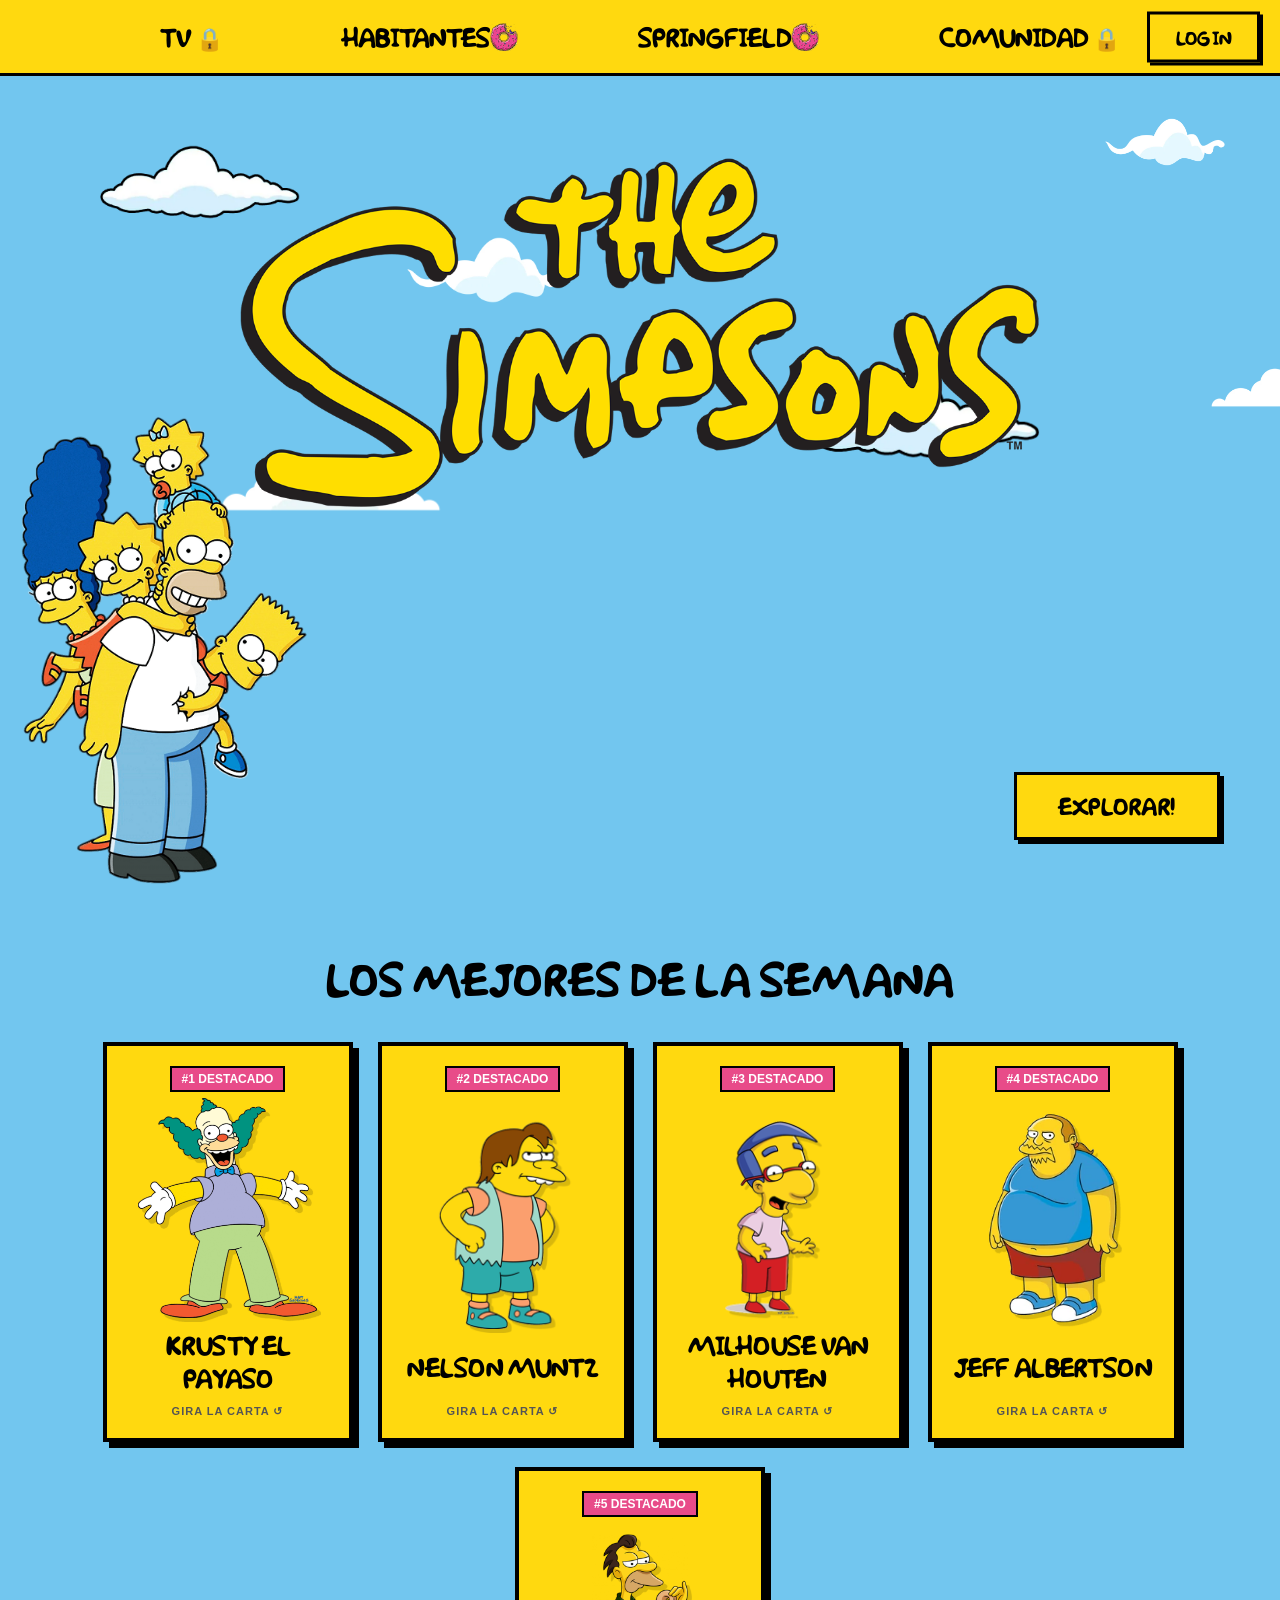
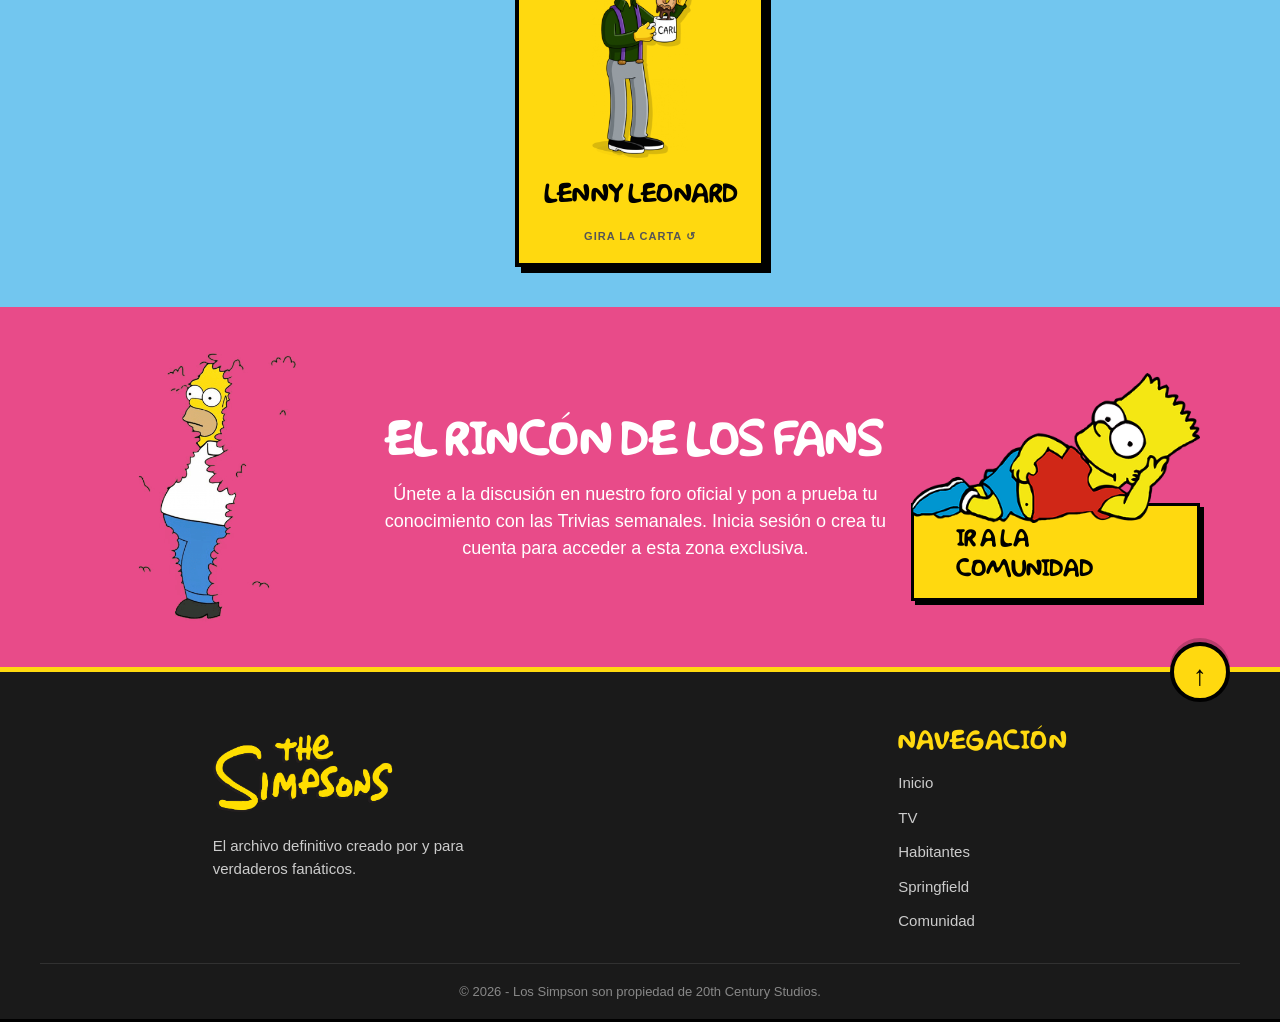
<file: index.html>
<!DOCTYPE html>
<html lang="es">
<head>
    <meta charset="UTF-8">
    <meta name="viewport" content="width=device-width, initial-scale=1.0">
    <title>Los Simpson | Inicio</title>
    <link rel="stylesheet" href="css/styles.css">
</head>
<body>
    
    <!-- SECCIÓN 1: HERO / PORTADA -->
    <section class="seccion-pantalla fondo-completo">

        <!-- Navegación Principal (Con el botón a la derecha) -->
        <header class="main-header">
            <nav id="nav-principal">
                <a href="subpaginas/tv.html" id="link-tv">TV <img src="imagenes/iconorosquilla.png" class="nav-icon" id="icono-tv"></a>
                <a href="subpaginas/habitantes.html">HABITANTES <img src="imagenes/iconorosquilla.png" class="nav-icon"></a>
                <a href="subpaginas/springfield.html">SPRINGFIELD <img src="imagenes/iconorosquilla.png" class="nav-icon"></a>
                <a href="subpaginas/comunidad.html" id="link-comunidad">COMUNIDAD <img src="imagenes/iconorosquilla.png" class="nav-icon" id="icono-comunidad"></a>
            </nav>
            <a href="subpaginas/registro.html" id="btn-auth-header" class="btn-login">LOG IN</a>
        </header>

        <!-- Contenido Hero -->
        <div class="hero">
            <div class="hero-content">
                <img src="imagenes/lossimpsonsfamilia.png" alt="Familia Simpson" class="hero-familia">
                <img src="imagenes/logoprincipal.png" alt="The Simpsons" class="hero-logo">
                <a href="subpaginas/tv.html" class="btn-amarillo btn-explorar">EXPLORAR!</a>
            </div>
        </div>

    </section>

<!-- =========================================
     SECCIÓN: MEJORES DE LA SEMANA (3D FLIP CARDS)
     ========================================= -->
<section class="mejores-semana-section">
    <!-- TÍTULO EN NEGRO SIN CAJA ROSA -->
    <h2 class="titulo-mejores-negro">LOS MEJORES DE LA SEMANA</h2>

    <div class="grilla-cartas-3d">

        <!-- CARTA 1: KRUSTY EL PAYASO -->
        <div class="carta-3d-container">
            <div class="carta-3d-inner">
                <div class="carta-3d-frente">
                    <div class="badge-semana">#1 DESTACADO</div>
                    <div class="foto-carta-frente">
                        <img src="imagenes/crusty.png" alt="Krusty el Payaso">
                    </div>
                    <h3 class="nombre-carta-frente">KRUSTY EL PAYASO</h3>
                    <span class="pista-girar">GIRA LA CARTA ↺</span>
                </div>
                <div class="carta-3d-reverso">
                    <span class="badge-rol-carta">ESTRELLA DE TV</span>
                    <h4 class="nombre-carta-reverso">KRUSTY EL PAYASO</h4>
                    <p class="frase-carta">"¡¡¡JAJAJAJAJAJA!!!"</p>
                    <p class="desc-carta">Conductor del show infantil de Springfield y dueño de la famosa cadena de comida rápida Krusty Burger.</p>
                    <div class="mini-episodios-carta">
                        <h5>EPISODIOS CLAVE:</h5>
                        <ul>
                            <li>T4 E22: Krusty es cancelado</li>
                            <li>T6 E15: Homero el payaso</li>
                            <li>T12 E3: La hija de Krusty</li>
                        </ul>
                    </div>
                </div>
            </div>
        </div>

        <!-- CARTA 2: NELSON MUNTZ -->
        <div class="carta-3d-container">
            <div class="carta-3d-inner">
                <div class="carta-3d-frente">
                    <div class="badge-semana">#2 DESTACADO</div>
                    <div class="foto-carta-frente">
                        <img src="imagenes/nelson.png" alt="Nelson Muntz">
                    </div>
                    <h3 class="nombre-carta-frente">NELSON MUNTZ</h3>
                    <span class="pista-girar">GIRA LA CARTA ↺</span>
                </div>
                <div class="carta-3d-reverso">
                    <span class="badge-rol-carta">MATÓN ESCOLAR</span>
                    <h4 class="nombre-carta-reverso">NELSON MUNTZ</h4>
                    <p class="frase-carta">"¡JA-JA!"</p>
                    <p class="desc-carta">El matón oficial del colegio de Springfield, famoso por su inconfundible risa burlona.</p>
                    <div class="mini-episodios-carta">
                        <h5>EPISODIOS CLAVE:</h5>
                        <ul>
                            <li>T8 E7: El niño que sabía demasiado</li>
                            <li>T8 E20: El juego de Nelson</li>
                            <li>T16 E3: El papá de Nelson</li>
                        </ul>
                    </div>
                </div>
            </div>
        </div>

        <!-- CARTA 3: MILHOUSE VAN HOUTEN -->
        <div class="carta-3d-container">
            <div class="carta-3d-inner">
                <div class="carta-3d-frente">
                    <div class="badge-semana">#3 DESTACADO</div>
                    <div class="foto-carta-frente">
                        <img src="imagenes/milhouse.png" alt="Milhouse Van Houten">
                    </div>
                    <h3 class="nombre-carta-frente">MILHOUSE VAN HOUTEN</h3>
                    <span class="pista-girar">GIRA LA CARTA ↺</span>
                </div>
                <div class="carta-3d-reverso">
                    <span class="badge-rol-carta">ESTUDIANTE</span>
                    <h4 class="nombre-carta-reverso">MILHOUSE VAN HOUTEN</h4>
                    <p class="frase-carta">"¡Mis ojos! ¡Los lentes no me hacen nada!"</p>
                    <p class="desc-carta">El inseguro mejor amigo de Bart. Usa lentes de armazón grueso y ama en secreto a Lisa.</p>
                    <div class="mini-episodios-carta">
                        <h5>EPISODIOS CLAVE:</h5>
                        <ul>
                            <li>T3 E23: El novio de Milhouse</li>
                            <li>T8 E6: Milhouse dividido</li>
                            <li>T19 E8: Hérfano Milhouse</li>
                        </ul>
                    </div>
                </div>
            </div>
        </div>

        <!-- CARTA 4: JEFF ALBERTSON (COMIC BOOK GUY) -->
        <div class="carta-3d-container">
            <div class="carta-3d-inner">
                <div class="carta-3d-frente">
                    <div class="badge-semana">#4 DESTACADO</div>
                    <div class="foto-carta-frente">
                        <img src="imagenes/jeffalbertson.png" alt="Jeff Albertson">
                    </div>
                    <h3 class="nombre-carta-frente">JEFF ALBERTSON</h3>
                    <span class="pista-girar">GIRA LA CARTA ↺</span>
                </div>
                <div class="carta-3d-reverso">
                    <span class="badge-rol-carta">DUEÑO TIENDA DE CÓMICS</span>
                    <h4 class="nombre-carta-reverso">JEFF ALBERTSON</h4>
                    <p class="frase-carta">"¡El peor episodio de la historia!"</p>
                    <p class="desc-carta">El sarcástico propietario de la tienda "La Mazmorra del Androide".</p>
                    <div class="mini-episodios-carta">
                        <h5>EPISODIOS CLAVE:</h5>
                        <ul>
                            <li>T12 E11: Worst Episode Ever</li>
                            <li>T25 E10: Married to the Blob</li>
                            <li>T32 E14: La boda nerd</li>
                        </ul>
                    </div>
                </div>
            </div>
        </div>

        <!-- CARTA 5: LENNY LEONARD -->
        <div class="carta-3d-container">
            <div class="carta-3d-inner">
                <div class="carta-3d-frente">
                    <div class="badge-semana">#5 DESTACADO</div>
                    <div class="foto-carta-frente">
                        <img src="imagenes/Lenny.png" alt="Lenny Leonard">
                    </div>
                    <h3 class="nombre-carta-frente">LENNY LEONARD</h3>
                    <span class="pista-girar">GIRA LA CARTA ↺</span>
                </div>
                <div class="carta-3d-reverso">
                    <span class="badge-rol-carta">INGENIERO NUCLEAR</span>
                    <h4 class="nombre-carta-reverso">LENNY LEONARD</h4>
                    <p class="frase-carta">"¡Ay, mi ojo!"</p>
                    <p class="desc-carta">Compañero de trabajo de Homer en la planta nuclear e inseparable amigo de Carl.</p>
                    <div class="mini-episodios-carta">
                        <h5>EPISODIOS CLAVE:</h5>
                        <ul>
                            <li>T5 E15: Homer el Grande</li>
                            <li>T11 E21: El juego de la bolera</li>
                            <li>T13 E14: Historias de Lenny</li>
                        </ul>
                    </div>
                </div>
            </div>
        </div>

    </div>
</section>

    <!-- =========================================
         SECCIÓN 3: COMUNIDAD Y FOOTER
         ========================================= -->
    <section class="seccion-comunidad-completa">
        
        <!-- BANNER COMUNIDAD -->
        <div class="banner-comunidad">
            <img src="imagenes/homero-arbusto.png" alt="Homero" class="homero-izq">
            
            <div class="texto-comunidad">
                <h2>EL RINCÓN DE LOS FANS</h2>
                <p>Únete a la discusión en nuestro foro oficial y pon a prueba tu conocimiento con las Trivias semanales. Inicia sesión o crea tu cuenta para acceder a esta zona exclusiva.</p>
            </div>
            
            <div class="accion-comunidad">
                <img src="imagenes/bart-acostado.png" alt="Bart" class="homero-der">
                <!-- ENLACE CORREGIDO Y COMPLETO -->
                <a href="subpaginas/comunidad.html" class="btn-amarillo">IR A LA COMUNIDAD</a>
            </div>
        </div>

        <!-- FOOTER MODERNO -->
        <footer class="footer-moderno">
            <a href="#" class="btn-subir" title="Volver arriba">↑</a>

            <div class="footer-contenido">
                <div class="footer-columna">
                    <img src="imagenes/logoprincipal.png" alt="The Simpsons" class="footer-logo">
                    <p>El archivo definitivo creado por y para verdaderos fanáticos.</p>
                </div>
                
                <div class="footer-columna">
                    <h4>NAVEGACIÓN</h4>
                    <a href="index.html">Inicio</a>
                    <a href="subpaginas/tv.html">TV</a>
                    <a href="subpaginas/habitantes.html">Habitantes</a>
                    <a href="subpaginas/springfield.html">Springfield</a>
                    <a href="subpaginas/comunidad.html">Comunidad</a>
                </div>
            </div>
            
            <div class="footer-bottom">
                <p>© 2026 - Los Simpson son propiedad de 20th Century Studios.</p>
            </div>
        </footer>

    </section>

    <!-- SCRIPT DE CONTROL DE SESIÓN PARA EL HOME -->
    <script>
    document.addEventListener('DOMContentLoaded', function() {
        const usuarioActivo = localStorage.getItem('usuario_simpson');
        const linkTv = document.getElementById('link-tv');
        const linkComunidad = document.getElementById('link-comunidad');
        const btnAuth = document.getElementById('btn-auth-header');

        if (!usuarioActivo) {
            // --- ESTADO: NO LOGUEADO ---
            if (linkTv) linkTv.innerHTML = 'TV 🔒';
            if (linkComunidad) linkComunidad.innerHTML = 'COMUNIDAD 🔒';
            if (btnAuth) {
                btnAuth.textContent = 'LOG IN';
                btnAuth.href = 'subpaginas/registro.html';
                btnAuth.style.backgroundColor = ''; 
                btnAuth.style.color = '';
            }
        } else {
            // --- ESTADO: LOGUEADO ---
            if (linkTv) linkTv.innerHTML = 'TV <img src="imagenes/iconorosquilla.png" class="nav-icon">';
            if (linkComunidad) linkComunidad.innerHTML = 'COMUNIDAD <img src="imagenes/iconorosquilla.png" class="nav-icon">';
            if (btnAuth) {
                btnAuth.textContent = 'SALIR ✖';
                btnAuth.style.backgroundColor = '#d1307e'; // Fondo rosa
                btnAuth.style.color = '#ffffff';
                btnAuth.href = '#';
                btnAuth.addEventListener('click', function(e) {
                    e.preventDefault();
                    if (confirm('¿Quieres cerrar tu sesión en Springfield?')) {
                        localStorage.removeItem('usuario_simpson');
                        window.location.reload();
                    }
                });
            }
        }
    });
    </script>

</body>
</html>
</file>
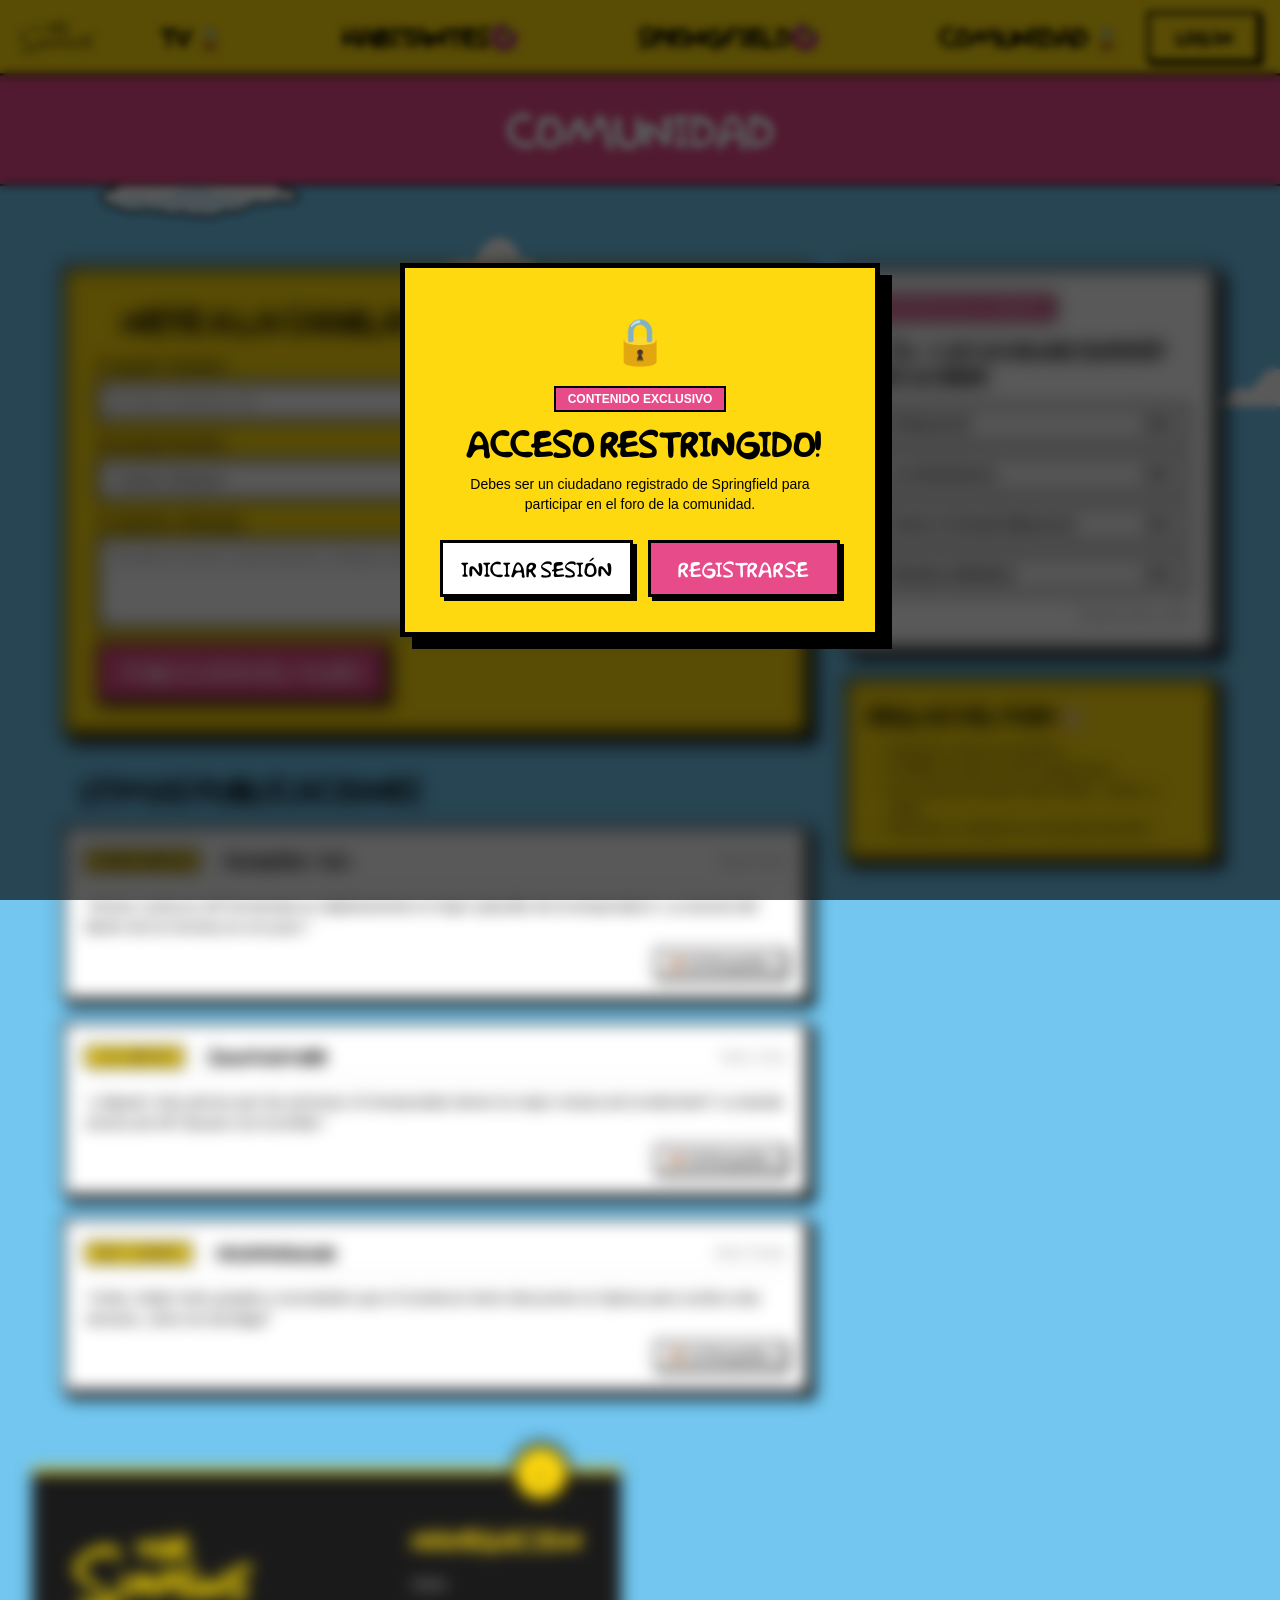
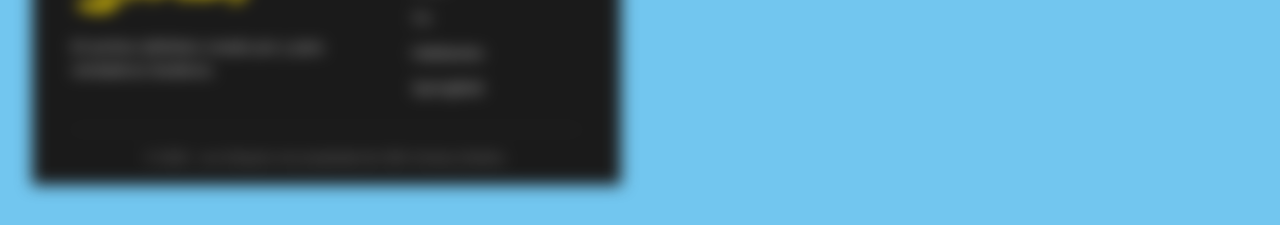
<file: subpaginas/comunidad.html>
<!DOCTYPE html>
<html lang="es">
<head>
    <meta charset="UTF-8">
    <meta name="viewport" content="width=device-width, initial-scale=1.0">
    <title>Los Simpson | Comunidad</title>
    <link rel="stylesheet" href="../css/styles.css">
</head>
<body>

    <header class="main-header">
    <!-- LOGO A LA IZQUIERDA (Vuelve al Home) -->
    <a href="../index.html" class="logo-header-link" title="Volver al Inicio">
        <img src="../imagenes/logoprincipal.png" alt="Los Simpson" class="logo-header">
    </a>

    <!-- MENÚ CENTRAL -->
    <nav id="nav-principal">
        <a href="tv.html" id="link-tv">TV <img src="../imagenes/iconorosquilla.png" class="nav-icon" id="icono-tv"></a>
        <a href="habitantes.html">HABITANTES <img src="../imagenes/iconorosquilla.png" class="nav-icon"></a>
        <a href="springfield.html">SPRINGFIELD <img src="../imagenes/iconorosquilla.png" class="nav-icon"></a>
        <a href="comunidad.html" id="link-comunidad">COMUNIDAD <img src="../imagenes/iconorosquilla.png" class="nav-icon" id="icono-comunidad"></a>
    </nav>

    <!-- BOTÓN AUTH A LA DERECHA -->
    <a href="registro.html" id="btn-auth-header" class="btn-login">LOG IN</a>
</header>

<!-- Título Rosa -->
<div class="titulo-rosa">
    <h2>COMUNIDAD</h2>
</div>

<!-- PANTALLA DE BLOQUEO DE CONTENIDO (OVERLAY) -->
<div id="bloqueo-overlay" class="overlay-bloqueo-arcade">
    <div class="card-bloqueo-caja">
        <div class="icono-candado-grande">🔒</div>
        <span class="badge-bloqueo">CONTENIDO EXCLUSIVO</span>
        <h2>¡ACCESO RESTRINGIDO!</h2>
        <p>Debes ser un ciudadano registrado de Springfield para participar en el foro de la comunidad.</p>

        <div class="acciones-bloqueo">
            <a href="registro.html" class="btn-bloqueo-login">INICIAR SESIÓN</a>
            <a href="registro.html" class="btn-bloqueo-reg">REGISTRARSE</a>
        </div>
    </div>
</div>

<!-- CONTENIDO PROTEGIDO -->
<main class="comunidad-main-container contenido-desenfocable" id="contenido-protegido">

    <main class="comunidad-main-container contenido-desenfocable" id="contenido-protegido">

        <!-- =========================================
             BLOQUE IZQUIERDO: FORMULARIO Y FEED DE COMENTARIOS
             ========================================= -->
        <section class="columna-feed-comunidad">
            
            <!-- FORMULARIO PARA CREAR PUBLICACIÓN -->
            <div class="card-crear-publicacion">
                <h3>¡ÚNETE A LA CHARLA! 🍩</h3>
                <form id="form-comentario" onsubmit="agregarComentario(event)">
                    <div class="grupo-input">
                        <label for="nombre-usuario">Tu Apodo / Nombre:</label>
                        <input type="text" id="nombre-usuario" placeholder="Ej: Bart_Simpson_99" required>
                    </div>

                    <div class="grupo-input">
                        <label for="personaje-favorito">Personaje Favorito:</label>
                        <select id="personaje-favorito">
                            <option value="Homer Simpson">Homer Simpson</option>
                            <option value="Bart Simpson">Bart Simpson</option>
                            <option value="Lisa Simpson">Lisa Simpson</option>
                            <option value="Ned Flanders">Ned Flanders</option>
                            <option value="Moe Szyslak">Moe Szyslak</option>
                            <option value="Otro">Otro residente...</option>
                        </select>
                    </div>

                    <div class="grupo-input">
                        <label for="mensaje-usuario">Tu Opinión o Mensaje:</label>
                        <textarea id="mensaje-usuario" rows="4" placeholder="Escribe tu teoría, frase favorita o debate sobre algún episodio..." required></textarea>
                    </div>

                    <button type="submit" class="btn-publicar-arcade">PUBLICAR EN EL MURO</button>
                </form>
            </div>

            <!-- FEED / LISTA DE COMENTARIOS -->
            <div class="contenedor-feed-mensajes">
                <h3 class="subtitulo-feed">ÚLTIMAS PUBLICACIONES</h3>
                <div class="lista-comentarios" id="lista-comentarios">

                    <!-- COMENTARIO 1 -->
                    <div class="card-comentario">
                        <div class="header-comentario">
                            <div class="usuario-info">
                                <span class="badge-personaje-fav">Homer Simpson</span>
                                <strong>@HomeroFanático</strong>
                            </div>
                            <span class="fecha-comentario">Hace 15 min</span>
                        </div>
                        <p class="texto-comentario">"Homer contra la 18ª Enmienda es objetivamente el mejor episodio de la temporada 8. La escena del Barón de la Cerveza es oro puro."</p>
                        <div class="footer-comentario">
                            <button class="btn-like-rosquilla" onclick="darLike(this)">
                                🍩 <span class="count-likes">24</span> Rosquillas
                            </button>
                        </div>
                    </div>

                    <!-- COMENTARIO 2 -->
                    <div class="card-comentario">
                        <div class="header-comentario">
                            <div class="usuario-info">
                                <span class="badge-personaje-fav">Lisa Simpson</span>
                                <strong>@Saxofonista99</strong>
                            </div>
                            <span class="fecha-comentario">Hace 1 hora</span>
                        </div>
                        <p class="texto-comentario">"¿Alguien más piensa que las primeras 10 temporadas tienen la mejor música de la televisión? La banda sonora de Alf Clausen era increíble."</p>
                        <div class="footer-comentario">
                            <button class="btn-like-rosquilla" onclick="darLike(this)">
                                🍩 <span class="count-likes">18</span> Rosquillas
                            </button>
                        </div>
                    </div>

                    <!-- COMENTARIO 3 -->
                    <div class="card-comentario">
                        <div class="header-comentario">
                            <div class="usuario-info">
                                <span class="badge-personaje-fav">Ned Flanders</span>
                                <strong>@VecinitoAlegre</strong>
                            </div>
                            <span class="fecha-comentario">Hace 3 horas</span>
                        </div>
                        <p class="texto-comentario">"¡Hola, holita! Solo pasaba a recordarles que el Zurdorum tiene descuento en tijeras para zurdos esta semana. ¡Dios los bendiga!"</p>
                        <div class="footer-comentario">
                            <button class="btn-like-rosquilla" onclick="darLike(this)">
                                🍩 <span class="count-likes">12</span> Rosquillas
                            </button>
                        </div>
                    </div>

                </div>
            </div>

        </section>

        <!-- =========================================
             BLOQUE DERECHO: ENCUESTA Y DEBATES DESTACADOS
             ========================================= -->
        <aside class="columna-sidebar-comunidad">

            <!-- ENCUESTA DE LA SEMANA -->
            <div class="card-encuesta-semana">
                <span class="badge-encuesta">ENCUESTA DE LA SEMANA</span>
                <h4>¿Cuál es la mejor canción de la serie?</h4>
                
                <div class="opciones-encuesta">
                    <button class="btn-opcion-voto" onclick="votar(this, 45)">
                        <span>El Monorriel</span>
                        <strong>45%</strong>
                    </button>
                    <button class="btn-opcion-voto" onclick="votar(this, 30)">
                        <span>Los Borbotones</span>
                        <strong>30%</strong>
                    </button>
                    <button class="btn-opcion-voto" onclick="votar(this, 15)">
                        <span>Homer el Grande (Mauseos)</span>
                        <strong>15%</strong>
                    </button>
                    <button class="btn-opcion-voto" onclick="votar(this, 10)">
                        <span>Mendozo (McBain)</span>
                        <strong>10%</strong>
                    </button>
                </div>
                <p class="total-votos-txt" id="total-votos">Total de votos: 1,420</p>
            </div>

            <!-- REGLAS DE LA COMUNIDAD -->
            <div class="card-reglas-comunidad">
                <h4>REGLAS DEL FORO 📜</h4>
                <ul>
                    <li>Respetar a todos los fanáticos.</li>
                    <li>Prohibido el spam o links sospechosos.</li>
                    <li>No se permite insultar a Bob Patiño... bueno, a nadie.</li>
                    <li>Diviértete y comparte tus momentos favoritos.</li>
                </ul>
            </div>

        </aside>

    </main>

    <!-- FOOTER MODERNO -->
    <footer class="footer-moderno">
        <a href="#" class="btn-subir" title="Volver arriba">↑</a>
        <div class="footer-contenido">
            <div class="footer-columna">
                <img src="../imagenes/logoprincipal.png" alt="The Simpsons" class="footer-logo">
                <p>El archivo definitivo creado por y para verdaderos fanáticos.</p>
            </div>
            <div class="footer-columna">
                <h4>NAVEGACIÓN</h4>
                <a href="../index.html">Inicio</a>
                <a href="tv.html">TV</a>
                <a href="habitantes.html">Habitantes</a>
                <a href="springfield.html">Springfield</a>
            </div>
        </div>
        <div class="footer-bottom">
            <p>© 2026 - Los Simpson son propiedad de 20th Century Studios.</p>
        </div>
    </footer>

    <!-- SCRIPT DE INTERACTIVIDAD DE LA COMUNIDAD -->
    <script>
    // Función para agregar un nuevo comentario al muro
    function agregarComentario(event) {
        event.preventDefault();

        const nombre = document.getElementById('nombre-usuario').value;
        const personaje = document.getElementById('personaje-favorito').value;
        const mensaje = document.getElementById('mensaje-usuario').value;

        const contenedor = document.getElementById('lista-comentarios');

        const nuevoComentario = document.createElement('div');
        nuevoComentario.className = 'card-comentario';
        nuevoComentario.innerHTML = `
            <div class="header-comentario">
                <div class="usuario-info">
                    <span class="badge-personaje-fav">${personaje}</span>
                    <strong>@${nombre}</strong>
                </div>
                <span class="fecha-comentario">Justo ahora</span>
            </div>
            <p class="texto-comentario">"${mensaje}"</p>
            <div class="footer-comentario">
                <button class="btn-like-rosquilla" onclick="darLike(this)">
                    🍩 <span class="count-likes">0</span> Rosquillas
                </button>
            </div>
        `;

        // Insertar arriba de los demás
        contenedor.prepend(nuevoComentario);

        // Limpiar formulario
        document.getElementById('form-comentario').reset();
    }

    // Función para aumentar los likes ("Rosquillas")
    function darLike(boton) {
        const contador = boton.querySelector('.count-likes');
        let cantidad = parseInt(contador.textContent);
        cantidad++;
        contador.textContent = cantidad;
        boton.style.transform = 'scale(1.1)';
        setTimeout(() => boton.style.transform = 'scale(1)', 150);
    }

    // Función para simular el voto en la encuesta
    function votar(boton, porcentajeActual) {
        document.querySelectorAll('.btn-opcion-voto').forEach(b => b.classList.remove('votado'));
        boton.classList.add('votado');
        alert("¡Gracias por tu voto en la encuesta de Springfield!");
    }
    </script>
    <!-- SCRIPT DE VERIFICACIÓN DE SESIÓN Y ANIMACIÓN DE SALIDA -->
    <script>
    document.addEventListener('DOMContentLoaded', function() {
        const usuarioActivo = localStorage.getItem('usuario_simpson');
        const overlay = document.getElementById('bloqueo-overlay');
        const contenido = document.getElementById('contenido-protegido');
        
        const linkTv = document.getElementById('link-tv');
        const linkComunidad = document.getElementById('link-comunidad');
        const btnAuth = document.getElementById('btn-auth-header');

        if (!usuarioActivo) {
            // --- ESTADO: NO LOGUEADO ---
            if (overlay) overlay.classList.add('activo');
            if (contenido) contenido.classList.add('bloqueado');

            if (linkTv) linkTv.innerHTML = 'TV 🔒';
            if (linkComunidad) linkComunidad.innerHTML = 'COMUNIDAD 🔒';
            
            if (btnAuth) {
                btnAuth.href = 'registro.html';
                btnAuth.classList.remove('sesion-activa');
            }

        } else {
            // --- ESTADO: LOGUEADO ---
            if (overlay) overlay.classList.remove('activo');
            if (contenido) contenido.classList.remove('bloqueado');

            if (linkTv) linkTv.innerHTML = 'TV <img src="../imagenes/iconorosquilla.png" class="nav-icon">';
            if (linkComunidad) linkComunidad.innerHTML = 'COMUNIDAD <img src="../imagenes/iconorosquilla.png" class="nav-icon">';

            if (btnAuth) {
                btnAuth.href = '#';
                btnAuth.title = 'Hacer clic para cerrar sesión';
                btnAuth.classList.add('sesion-activa'); // Activa el estilo rosa con SALIR ✖

                btnAuth.addEventListener('click', function(e) {
                    e.preventDefault();
                    if (confirm('¿Quieres cerrar tu sesión en Springfield?')) {
                        localStorage.removeItem('usuario_simpson');
                        window.location.reload();
                    }
                });
            }
        }
    });
    </script>
</body>
</html>
</file>
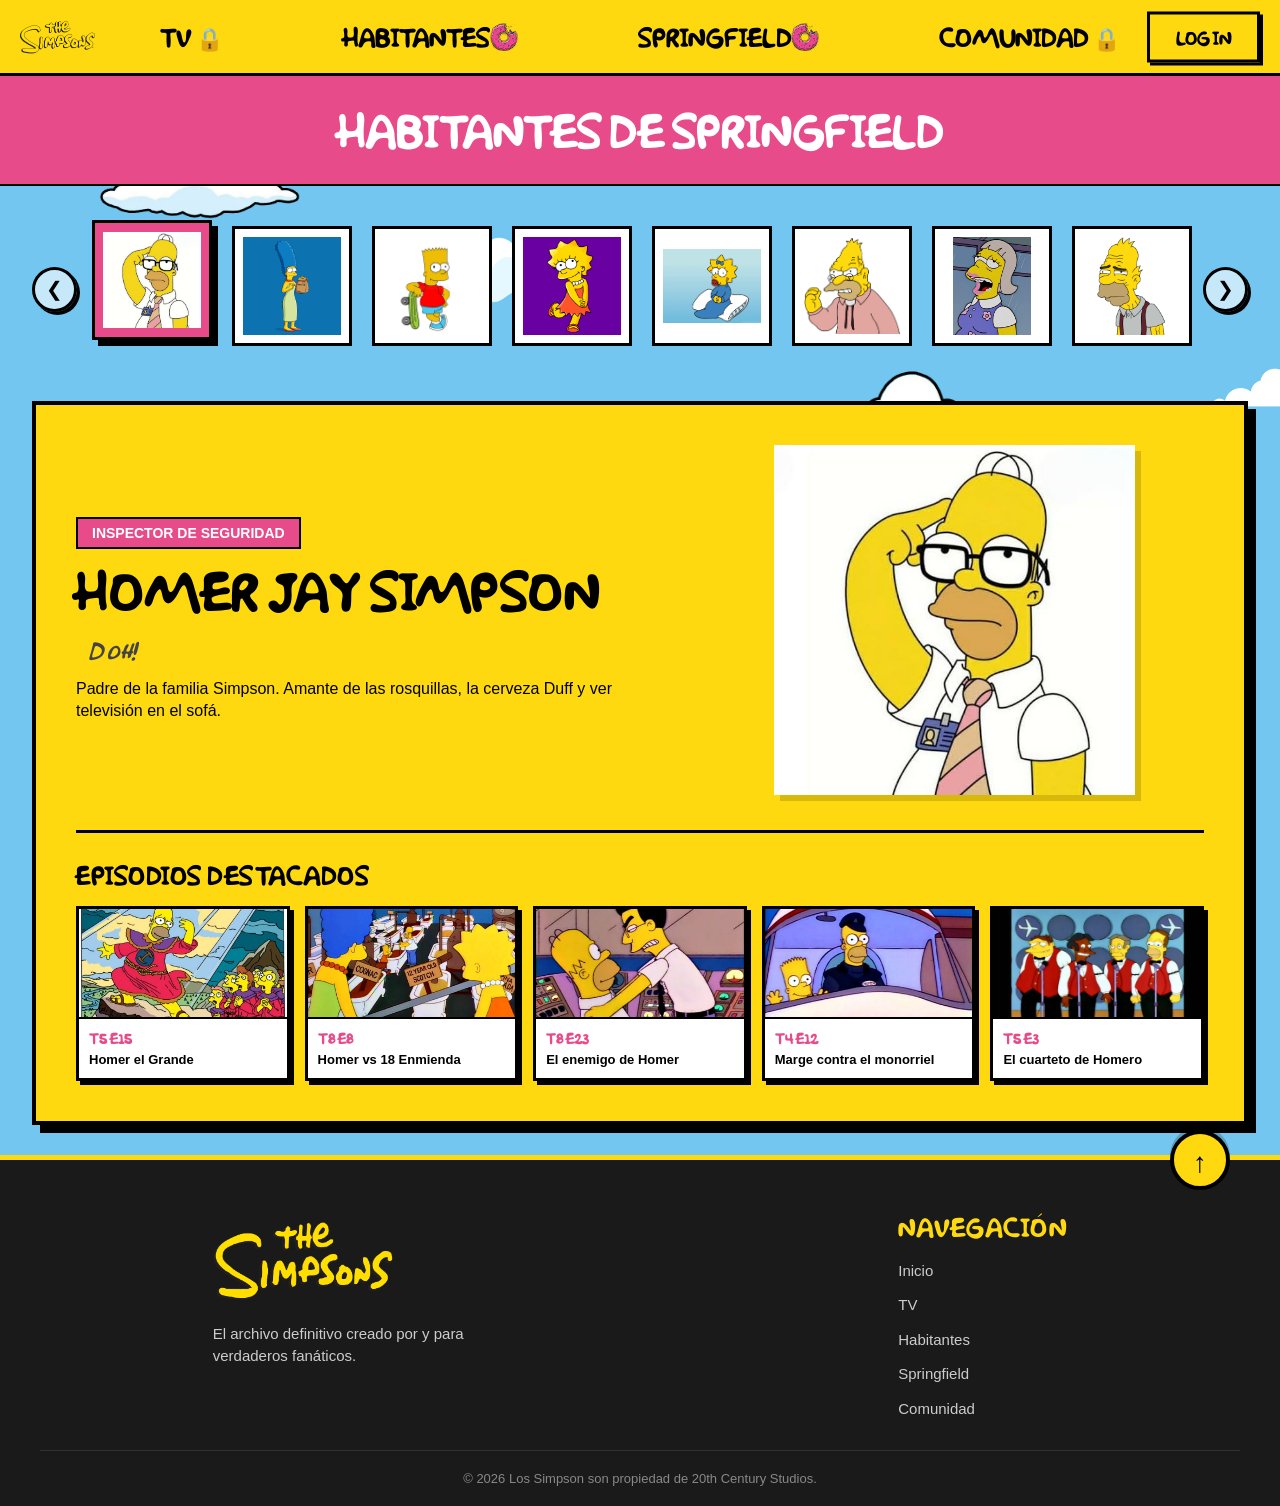
<file: subpaginas/habitantes.html>
<!DOCTYPE html>
<html lang="es">
<head>
    <meta charset="UTF-8">
    <meta name="viewport" content="width=device-width, initial-scale=1.0">
    <title>Los Simpson | Habitantes</title>
    <link rel="stylesheet" href="../css/styles.css">
</head>
<body>

    <!-- HEADER PRINCIPAL -->
    <header class="main-header">
        <!-- LOGO A LA IZQUIERDA (Vuelve al Home) -->
        <a href="../index.html" class="logo-header-link" title="Volver al Inicio">
            <img src="../imagenes/logoprincipal.png" alt="Los Simpson" class="logo-header">
        </a>
        <!-- MENÚ CENTRAL -->
        <nav id="nav-principal">
            <a href="tv.html" id="link-tv">TV <img src="../imagenes/iconorosquilla.png" class="nav-icon" id="icono-tv"></a>
            <a href="habitantes.html">HABITANTES <img src="../imagenes/iconorosquilla.png" class="nav-icon"></a>
            <a href="springfield.html">SPRINGFIELD <img src="../imagenes/iconorosquilla.png" class="nav-icon"></a>
            <a href="comunidad.html" id="link-comunidad">COMUNIDAD <img src="../imagenes/iconorosquilla.png" class="nav-icon" id="icono-comunidad"></a>
        </nav>
        <!-- BOTÓN AUTH A LA DERECHA -->
        <a href="registro.html" id="btn-auth-header" class="btn-login">LOG IN</a>
    </header>

    <!-- TÍTULO ROSA -->
    <div class="titulo-rosa">
        <h2>HABITANTES DE SPRINGFIELD</h2>
    </div>

    <!-- SECCIÓN HABITANTES -->
    <main class="habitantes-arcade" id="panel-detalle">
        <!-- 1. TIRA DE SELECCIÓN CON FLECHAS EXTERNAS -->
        <div class="envoltorio-tira">
            <button class="btn-scroll-glass izq" id="btn-izq">&#10094;</button>
            <div class="tira-seleccion" id="tira-personajes">

                <!-- Familia Simpson -->
                <div class="thumb-arcade activa" onclick="seleccionarHabitante(this, 'Homer Jay Simpson', 'INSPECTOR DE SEGURIDAD', '¡D\'oh!', 'Padre de la familia Simpson. Amante de las rosquillas, la cerveza Duff y ver televisión en el sofá.', '../imagenes/habitante1.png', [{cap: 'T5 E15', titulo: 'Homer el Grande', img: '../imagenes/homerelgrande.png'}, {cap: 'T8 E8', titulo: 'Homer vs 18 Enmienda', img: '../imagenes/homervs.png'}, {cap: 'T8 E23', titulo: 'El enemigo de Homer', img: '../imagenes/homerelenemigo.png'}, {cap: 'T4 E12', titulo: 'Marge contra el monorriel', img: '../imagenes/homeromonorriel.png'}, {cap: 'T5 E3', titulo: 'El cuarteto de Homero', img: '../imagenes/losborbotones.png'}])"><img src="../imagenes/habitante1.png" alt="Homer Jay Simpson"></div>
                <div class="thumb-arcade" onclick="seleccionarHabitante(this, 'Marjorie Marge Bouvier', 'AMA DE CASA', 'Mmmmmm...', 'Matriarca de la familia Simpson, reconocida por su peinado azul alto y su infinita paciencia.', '../imagenes/habitante2.png', [{cap: 'T4 E12', titulo: 'Marge contra el monorriel', img: ''}, {cap: 'T5 E6', titulo: 'Marge en fuga', img: ''}, {cap: 'T7 E11', titulo: 'El juego de Marge', img: ''}, {cap: 'T8 E11', titulo: 'El retorcido mundo de Marge', img: ''}, {cap: 'T14 E9', titulo: 'Marge al volante', img: ''}])"><img src="../imagenes/habitante2.png" alt="Marge Simpson"></div>
                <div class="thumb-arcade" onclick="seleccionarHabitante(this, 'Bartholomew Bart Jojo Simpson', 'ESTUDIANTE / TRAVIESO', '¡Ay, caramba!', 'El hijo mayor de 10 años. Famoso por sus bromas telefónicas, travesuras y su patineta.', '../imagenes/habitante3.png', [{cap: 'T3 E18', titulo: 'Separación de bienes', img: ''}, {cap: 'T4 E20', titulo: 'El día del garrote', img: ''}, {cap: 'T5 E2', titulo: 'Cabo de miedosos', img: ''}, {cap: 'T6 E1', titulo: 'Bart de oscuridad', img: ''}, {cap: 'T8 E18', titulo: 'El hijo de Homer', img: ''}])"><img src="../imagenes/habitante3.png" alt="Bart Simpson"></div>
                <div class="thumb-arcade" onclick="seleccionarHabitante(this, 'Lisa Marie Simpson', 'ESTUDIANTE / ACTIVISTA', 'Si alguien me necesita, estaré en mi habitación.', 'Niña prodigio de 8 años, vegetariana, activista social y talentosa saxofonista de jazz.', '../imagenes/habitante4.png', [{cap: 'T2 E19', titulo: 'El sustituto de Lisa', img: ''}, {cap: 'T6 E22', titulo: 'La boda de Lisa', img: ''}, {cap: 'T7 E5', titulo: 'Lisa la vegetariana', img: ''}, {cap: 'T8 E25', titulo: 'La guerra secreta de Lisa', img: ''}, {cap: 'T9 E8', titulo: 'Lisa la escéptica', img: ''}])"><img src="../imagenes/habitante4.png" alt="Lisa Simpson"></div>
                <div class="thumb-arcade" onclick="seleccionarHabitante(this, 'Margaret Maggie Simpson', 'BEBÉ DE LA FAMILIA', '(Chupeteo continuo)', 'La bebé de la familia. Rara vez habla pero posee un instinto de protección sorprendente.', '../imagenes/habitante5.png', [{cap: 'T4 E8', titulo: 'Un tranvía llamado Marge', img: ''}, {cap: 'T6 E25', titulo: '¿Quién mató al Sr. Burns? P1', img: ''}, {cap: 'T7 E1', titulo: '¿Quién mató al Sr. Burns? P2', img: ''}, {cap: 'T9 E3', titulo: 'El saxo de Lisa', img: ''}, {cap: 'T20 E13', titulo: 'Maggie se va de casa', img: ''}])"><img src="../imagenes/habitante5.png" alt="Maggie Simpson"></div>
                <div class="thumb-arcade" onclick="seleccionarHabitante(this, 'Abraham Abe Simpson', 'VETERANO DE GUERRA', '¡En mis tiempos...!', 'El Abuelo Simpson, veterano residente del Castillo de Retiro con historias insólitas.', '../imagenes/habitante6.png', [{cap: 'T7 E22', titulo: 'Mi héroe, el Abuelo', img: ''}, {cap: 'T8 E8', titulo: 'Homer vs 18 Enmienda', img: ''}, {cap: 'T9 E22', titulo: 'Basura de titanes', img: ''}, {cap: 'T10 E2', titulo: 'El Mago de Evergreen Terrace', img: ''}, {cap: 'T13 E13', titulo: 'La vieja historia del Abuelo', img: ''}])"><img src="../imagenes/habitante6.png" alt="Abe Simpson"></div>

                <!-- Otros Familiares Simpson -->
                <div class="thumb-arcade" onclick="seleccionarHabitante(this, 'Abbey Simpson', 'RESIDENTE BRITÁNICA', 'Bloody hell!', 'Media hermana británica de Homer producto de un romance del Abuelo durante la guerra.', '../imagenes/habitante7.png', [{cap: 'T15 E4', titulo: 'Los monólogos de la reina', img: ''}, {cap: 'T15 E5', titulo: 'El viaje a Inglaterra', img: ''}, {cap: 'T18 E12', titulo: 'Historias de la familia', img: ''}, {cap: 'T21 E13', titulo: 'El diario de Eliza', img: ''}, {cap: 'T25 E8', titulo: 'El árbol genealógico', img: ''}])"><img src="../imagenes/habitante7.png" alt="Abbey"></div>
                <div class="thumb-arcade" onclick="seleccionarHabitante(this, 'Tyrone Simpson', 'TÍO AMARGADO', '¿Por qué sigo vivo?', 'Tío de Homer residente en Dayton, Ohio, conocido por su temperamento sombrío y deprimido.', '../imagenes/habitante8.png', [{cap: 'T15 E15', titulo: 'Atrapados en la nieve', img: ''}, {cap: 'T15 E16', titulo: 'El cumpleaños de Tyrone', img: ''}, {cap: 'T18 E20', titulo: 'Reunión en Dayton', img: ''}, {cap: 'T22 E11', titulo: 'Los tíos olvidados', img: ''}, {cap: 'T26 E4', titulo: 'Cosas de familia', img: ''}])"><img src="../imagenes/habitante8.png" alt="Tyrone Simpson"></div>
                <div class="thumb-arcade" onclick="seleccionarHabitante(this, 'Cyrus Simpson', 'RESIDENTE EN TAHITI', '¡Bienvenido al paraíso!', 'Tío de Homer que sirvió como piloto en la guerra y se estableció en Tahiti con 15 esposas.', '../imagenes/habitante9.png', [{cap: 'T17 E9', titulo: 'Cuentos navideños del Abuelo', img: ''}, {cap: 'T17 E10', titulo: 'El retiro del piloto', img: ''}, {cap: 'T20 E8', titulo: 'Vacaciones del Abuelo', img: ''}, {cap: 'T24 E15', titulo: 'Tahiti Simpson', img: ''}, {cap: 'T29 E12', titulo: 'El refugio del pacífico', img: ''}])"><img src="../imagenes/habitante9.png" alt="Cyrus Simpson"></div>
                <div class="thumb-arcade" onclick="seleccionarHabitante(this, 'Chet Simpson', 'DUEÑO DE EMPRESA CAMARONERA', '¡El negocio va viento en popa!', 'Tío de Homer que dirige una modesta y algo ruinosa empresa de camarones.', '../imagenes/habitante10.png', [{cap: 'T9 E17', titulo: 'Lisa la Simpson', img: ''}, {cap: 'T12 E5', titulo: 'El gen Simpson', img: ''}, {cap: 'T18 E11', titulo: 'Negocios de familia', img: ''}, {cap: 'T23 E7', titulo: 'Mariscos Chet', img: ''}, {cap: 'T28 E2', titulo: 'Historias camaroneras', img: ''}])"><img src="../imagenes/habitante10.png" alt="Chet Simpson"></div>
                <div class="thumb-arcade" onclick="seleccionarHabitante(this, 'Amber Simpson', 'EXESPOSA DE LAS VEGAS', '¡Viva Las Vegas!', 'Exesposa de Homer tras una noche loca en Las Vegas junto a Ned Flanders.', '../imagenes/habitante11.png', [{cap: 'T10 E10', titulo: 'Viva Ned Flanders', img: ''}, {cap: 'T13 E7', titulo: 'Borrachera de boda', img: ''}, {cap: 'T18 E3', titulo: 'El regreso a Las Vegas', img: ''}, {cap: 'T21 E1', titulo: 'Esposas del pasado', img: ''}, {cap: 'T25 E14', titulo: 'Recuerdos de Las Vegas', img: ''}])"><img src="../imagenes/habitante11.png" alt="Amber Simpson"></div>
                <div class="thumb-arcade" onclick="seleccionarHabitante(this, 'Eliza Simpson', 'ANTEPASADA DEL SIGLO XIX', 'Debo hacer lo correcto.', 'Antepasada de Lisa que mantuvo un diario sobre la época del ferrocarril subterráneo.', '../imagenes/habitante12.png', [{cap: 'T21 E13', titulo: 'El color amarillo', img: ''}, {cap: 'T21 E14', titulo: 'Diarios del pasado', img: ''}, {cap: 'T24 E8', titulo: 'Historias de Springfield', img: ''}, {cap: 'T27 E18', titulo: 'El Secreto de los Simpson', img: ''}, {cap: 'T30 E10', titulo: 'Ancestros', img: ''}])"><img src="../imagenes/habitante12.png" alt="Eliza Simpson"></div>
                <div class="thumb-arcade" onclick="seleccionarHabitante(this, 'Mabel Simpson', 'HEROÍNA ANCESTRAL', '¡Nadie detendrá la libertad!', 'Madre de Eliza que ayudó a liberar esclavos enfrentándose al antiguo Coronel Burns.', '../imagenes/habitante13.png', [{cap: 'T21 E13', titulo: 'El color amarillo', img: ''}, {cap: 'T22 E4', titulo: 'La fuga de Virgil', img: ''}, {cap: 'T25 E12', titulo: 'Luchadores de la libertad', img: ''}, {cap: 'T28 E15', titulo: 'Cuentos de la abuela Mabel', img: ''}, {cap: 'T31 E9', titulo: 'Raíces profundas', img: ''}])"><img src="../imagenes/habitante13.png" alt="Mabel Simpson"></div>

            </div>
            <button class="btn-scroll-glass der" id="btn-der">&#10095;</button>
        </div>

        <!-- 2. PANEL INFERIOR: VISOR DEL PERSONAJE Y EPISODIOS ABAJO -->
        <div class="visor-personaje">
            <!-- SECCIÓN SUPERIOR DEL VISOR: TEXTO Y FOTO GRANDE -->
            <div class="visor-contenido-top">
                <div class="visor-info">
                    <span class="badge-rol-arcade" id="det-rol">INSPECTOR DE SEGURIDAD</span>
                    <h2 class="nombre-arcade" id="det-nombre">HOMER SIMPSON</h2>
                    <p class="frase-arcade" id="det-frase">"¡D'oh!"</p>
                    <p class="desc-arcade" id="det-desc">Padre de la familia Simpson. Amante de las rosquillas, la cerveza Duff y ver televisión en el sofá.</p>
                </div>
                <div class="visor-foto">
                    <img src="" alt="Homer Simpson" id="det-img">
                </div>
            </div>

            <!-- SECCIÓN INFERIOR DEL VISOR: EPISODIOS POPULARES -->
            <div class="bloque-episodios-populares">
                <h4 class="titulo-episodios-bloque">EPISODIOS DESTACADOS</h4>
                <div class="grilla-cards-episodios" id="det-episodios">
                    <!-- RENDERIZADO DINÁMICO DESDE JS -->
                </div>
            </div>
        </div>
    </main>

    <!-- FOOTER MODERNO -->
    <footer class="footer-moderno">
        <a href="#" class="btn-subir" title="Volver arriba">↑</a>
        <div class="footer-contenido">
            <div class="footer-columna">
                <img src="../imagenes/logoprincipal.png" alt="The Simpsons" class="footer-logo">
                <p>El archivo definitivo creado por y para verdaderos fanáticos.</p>
            </div>
            <div class="footer-columna">
                <h4>NAVEGACIÓN</h4>
                <a href="../index.html">Inicio</a>
                <a href="tv.html">TV</a>
                <a href="habitantes.html">Habitantes</a>
                <a href="springfield.html">Springfield</a>
                <a href="comunidad.html">Comunidad</a>
            </div>
        </div>
        <div class="footer-bottom">
            <p>© 2026 Los Simpson son propiedad de 20th Century Studios.</p>
        </div>
    </footer>

    <!-- SCRIPT DE FUNCIONALIDAD COMPLETA -->
    <script>
        function seleccionarHabitante(elemento, nombre, rol, frase, descripcion, fotoDetalle, episodios) {
            if (!elemento) return;

            // 1. Quitar 'activa' de TODOS los thumbnails
            const todos = document.querySelectorAll('.thumb-arcade');
            for (let i = 0; i < todos.length; i++) {
                todos[i].classList.remove('activa');
            }

            // 2. Activar la tarjeta cliqueada
            elemento.classList.add('activa');

            // 3. Renderizar Textos
            document.getElementById('det-nombre').textContent = nombre || '';
            document.getElementById('det-rol').textContent = rol || '';
            document.getElementById('det-frase').textContent = frase ? `"${frase}"` : '';
            document.getElementById('det-desc').textContent = descripcion || '';

            // 4. Helper para auto-completar la ruta de imágenes
            function obtenerRuta(archivo) {
                if (!archivo || archivo.trim() === '') return '';
                if (archivo.startsWith('../') || archivo.startsWith('/') || archivo.startsWith('http')) return archivo;
                return '../imagenes/' + archivo;
            }

            // 5. Renderizar Foto Principal
            const imgDetalle = document.getElementById('det-img');
            if (imgDetalle) {
                const imgMini = elemento.querySelector('img');
                const srcMini = imgMini ? imgMini.getAttribute('src') : '';
                const fotoFinal = obtenerRuta(fotoDetalle) || obtenerRuta(srcMini);
                imgDetalle.src = fotoFinal || '../imagenes/placeholder-personaje.png';
                imgDetalle.alt = nombre || 'Personaje';
            }

            // 6. Renderizar Episodios
            const contenedorEpisodios = document.getElementById('det-episodios');
            if (contenedorEpisodios) {
                contenedorEpisodios.innerHTML = '';
                if (Array.isArray(episodios)) {
                    episodios.forEach(ep => {
                        const card = document.createElement('div');
                        card.className = 'card-ep-destacado';
                        const rutaEp = obtenerRuta(ep.img);
                        card.innerHTML = `
                            <div class="foto-ep-box">
                                <img src="${rutaEp || '../imagenes/placeholder-ep.png'}" alt="${ep.titulo || ''}">
                            </div>
                            <div class="info-ep-box">
                                <span class="badge-ep-tag">${ep.cap || 'EP'}</span>
                                <h5 class="titulo-ep-item">${ep.titulo || ''}</h5>
                            </div>
                        `;
                        contenedorEpisodios.appendChild(card);
                    });
                }
            }
        }

        // CONTROL DE SESIÓN Y CARGA INICIAL
        document.addEventListener('DOMContentLoaded', function() {
            // 1. Control de Sesión e Íconos
            const usuarioActivo = localStorage.getItem('usuario_simpson');
            const linkTv = document.getElementById('link-tv');
            const linkComunidad = document.getElementById('link-comunidad');
            const btnAuth = document.getElementById('btn-auth-header');

            if (!usuarioActivo) {
                if (linkTv) linkTv.innerHTML = 'TV 🔒';
                if (linkComunidad) linkComunidad.innerHTML = 'COMUNIDAD 🔒';
                if (btnAuth) {
                    btnAuth.textContent = 'LOG IN';
                    btnAuth.href = 'registro.html';
                    btnAuth.classList.remove('sesion-activa');
                }
            } else {
                if (linkTv) linkTv.innerHTML = 'TV <img src="../imagenes/iconorosquilla.png" class="nav-icon" id="icono-tv">';
                if (linkComunidad) linkComunidad.innerHTML = 'COMUNIDAD <img src="../imagenes/iconorosquilla.png" class="nav-icon" id="icono-comunidad">';
                if (btnAuth) {
                    btnAuth.classList.add('sesion-activa');
                    btnAuth.href = '#';
                    btnAuth.onclick = function(e) {
                        e.preventDefault();
                        if (confirm('¿Quieres cerrar tu sesión en Springfield?')) {
                            localStorage.removeItem('usuario_simpson');
                            window.location.reload();
                        }
                    };
                }
            }

            // 2. Flechas de desplazamiento horizontal
            const btnIzq = document.getElementById('btn-izq');
            const btnDer = document.getElementById('btn-der');
            const tira = document.getElementById('tira-personajes');
            if (btnIzq && tira) {
                btnIzq.addEventListener('click', () => { tira.scrollBy({ left: -300, behavior: 'smooth' }); });
            }
            if (btnDer && tira) {
                btnDer.addEventListener('click', () => { tira.scrollBy({ left: 300, behavior: 'smooth' }); });
            }

            // 3. Carga e inserción limpia de Homero en el visor al abrir la página
            const primerElemento = document.querySelector('.thumb-arcade');
            if (primerElemento) {
                primerElemento.click();
            }
        });
    </script>
</body>
</html>
</file>
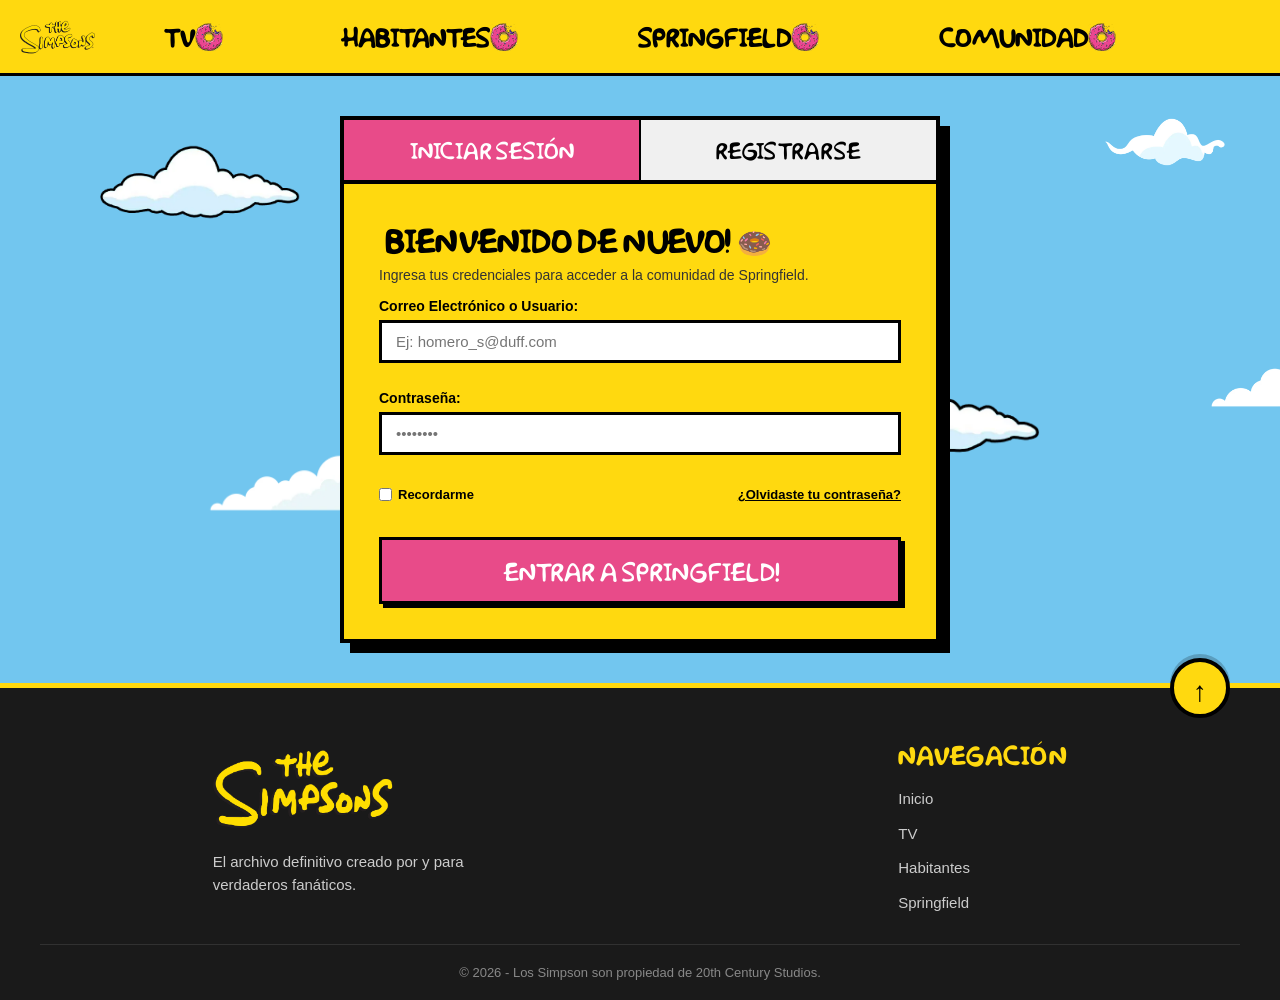
<file: subpaginas/registro.html>
<!DOCTYPE html>
<html lang="es">
<head>
    <meta charset="UTF-8">
    <meta name="viewport" content="width=device-width, initial-scale=1.0">
    <title>Los Simpson | Registro e Inicio de Sesión</title>
    <link rel="stylesheet" href="../css/styles.css">
</head>
<body>



    <header class="main-header">
    <!-- LOGO A LA IZQUIERDA (Vuelve al Home) -->
    <a href="../index.html" class="logo-header-link" title="Volver al Inicio">
        <img src="../imagenes/logoprincipal.png" alt="Los Simpson" class="logo-header">
    </a>

    <!-- MENÚ CENTRAL -->
    <nav id="nav-principal">
        <a href="tv.html" id="link-tv">TV <img src="../imagenes/iconorosquilla.png" class="nav-icon" id="icono-tv"></a>
        <a href="habitantes.html">HABITANTES <img src="../imagenes/iconorosquilla.png" class="nav-icon"></a>
        <a href="springfield.html">SPRINGFIELD <img src="../imagenes/iconorosquilla.png" class="nav-icon"></a>
        <a href="comunidad.html" id="link-comunidad">COMUNIDAD <img src="../imagenes/iconorosquilla.png" class="nav-icon" id="icono-comunidad"></a>
    </nav>


</header>

    <main class="registro-main-container">

        <div class="card-auth-arcade">
            
            <!-- PESTAÑAS PARA CAMBIAR ENTRE LOGIN Y REGISTRO -->
            <div class="tabs-auth">
                <button class="btn-tab-auth activo" id="tab-login" onclick="cambiarModoAuth('login')">INICIAR SESIÓN</button>
                <button class="btn-tab-auth" id="tab-registro" onclick="cambiarModoAuth('registro')">REGISTRARSE</button>
            </div>

            <!-- FORMULARIO 1: INICIAR SESIÓN -->
            <form id="form-login" class="form-auth-content activo" onsubmit="procesarAuth(event, 'login')">
                <div class="header-form-auth">
                    <h3>¡BIENVENIDO DE NUEVO! 🍩</h3>
                    <p>Ingresa tus credenciales para acceder a la comunidad de Springfield.</p>
                </div>

                <div class="grupo-input">
                    <label for="login-email">Correo Electrónico o Usuario:</label>
                    <input type="text" id="login-email" placeholder="Ej: homero_s@duff.com" required>
                </div>

                <div class="grupo-input">
                    <label for="login-pass">Contraseña:</label>
                    <input type="password" id="login-pass" placeholder="••••••••" required>
                </div>

                <div class="opciones-login-extra">
                    <label class="check-recordar">
                        <input type="checkbox" id="recordar-sesion"> Recordarme
                    </label>
                    <a href="#" class="link-olvido" onclick="alert('Contacta al Administrador del Kwik-E-Mart para recuperar tu clave.')">¿Olvidaste tu contraseña?</a>
                </div>

                <button type="submit" class="btn-submit-auth">¡ENTRAR A SPRINGFIELD!</button>
            </form>

            <!-- FORMULARIO 2: REGISTRO -->
            <form id="form-registro" class="form-auth-content" onsubmit="procesarAuth(event, 'registro')">
                <div class="header-form-auth">
                    <h3>¡SÚMATE AL CLUB DE FANS! 🎷</h3>
                    <p>Crea tu cuenta de ciudadano honorario en pocos segundos.</p>
                </div>

                <div class="grupo-input">
                    <label for="reg-nombre">Nombre de Ciudadano / Apodo:</label>
                    <input type="text" id="reg-nombre" placeholder="Ej: Bart_Simpson_99" required>
                </div>

                <div class="grupo-input">
                    <label for="reg-email">Correo Electrónico:</label>
                    <input type="email" id="reg-email" placeholder="tu_correo@ejemplo.com" required>
                </div>

                <div class="grupo-input">
                    <label for="reg-personaje">Personaje Favorito:</label>
                    <select id="reg-personaje">
                        <option value="Homer Simpson">Homer Simpson</option>
                        <option value="Bart Simpson">Bart Simpson</option>
                        <option value="Lisa Simpson">Lisa Simpson</option>
                        <option value="Marge Simpson">Marge Simpson</option>
                        <option value="Ned Flanders">Ned Flanders</option>
                        <option value="Moe Szyslak">Moe Szyslak</option>
                        <option value="Sr. Burns">Sr. Burns</option>
                    </select>
                </div>

                <div class="grupo-input">
                    <label for="reg-pass">Crea una Contraseña:</label>
                    <input type="password" id="reg-pass" placeholder="Mínimo 6 caracteres" required minlength="6">
                </div>

                <div class="opciones-login-extra">
                    <label class="check-recordar">
                        <input type="checkbox" required> Acepto las reglas de la comunidad
                    </label>
                </div>

                <button type="submit" class="btn-submit-auth">¡CREAR MI CUENTA!</button>
            </form>

        </div>

    </main>

    <!-- FOOTER MODERNO -->
    <footer class="footer-moderno">
        <a href="#" class="btn-subir" title="Volver arriba">↑</a>
        <div class="footer-contenido">
            <div class="footer-columna">
                <img src="../imagenes/logoprincipal.png" alt="The Simpsons" class="footer-logo">
                <p>El archivo definitivo creado por y para verdaderos fanáticos.</p>
            </div>
            <div class="footer-columna">
                <h4>NAVEGACIÓN</h4>
                <a href="../index.html">Inicio</a>
                <a href="tv.html">TV</a>
                <a href="habitantes.html">Habitantes</a>
                <a href="springfield.html">Springfield</a>
            </div>
        </div>
        <div class="footer-bottom">
            <p>© 2026 - Los Simpson son propiedad de 20th Century Studios.</p>
        </div>
    </footer>

    <!-- SCRIPT PARA ALTERNAR ENTRE PESTAÑAS -->
    <script>
    function cambiarModoAuth(modo) {
        const formLogin = document.getElementById('form-login');
        const formRegistro = document.getElementById('form-registro');
        const tabLogin = document.getElementById('tab-login');
        const tabRegistro = document.getElementById('tab-registro');

        if (modo === 'login') {
            formLogin.classList.add('activo');
            formRegistro.classList.remove('activo');
            tabLogin.classList.add('activo');
            tabRegistro.classList.remove('activo');
        } else {
            formRegistro.classList.add('activo');
            formLogin.classList.remove('activo');
            tabRegistro.classList.add('activo');
            tabLogin.classList.remove('activo');
        }
    }

    function procesarAuth(event, modo) {
        event.preventDefault();
        
        // Obtener el valor ingresado según el formulario activo
        const usuarioInput = modo === 'login' ? 
            document.getElementById('login-email').value : 
            document.getElementById('reg-nombre').value;
            
        // Guardar el nombre/usuario en la memoria del navegador
        localStorage.setItem('usuario_simpson', usuarioInput || 'Ciudadano_Springfield');

        // Notificación de éxito y redirección a la Comunidad
        alert(modo === 'login' ? '¡Bienvenido de nuevo a Springfield!' : '¡Registro completado! Ya puedes navegar por las secciones exclusivas.');
        window.location.href = 'comunidad.html';
    }
    </script>
</body>
</html>
</file>
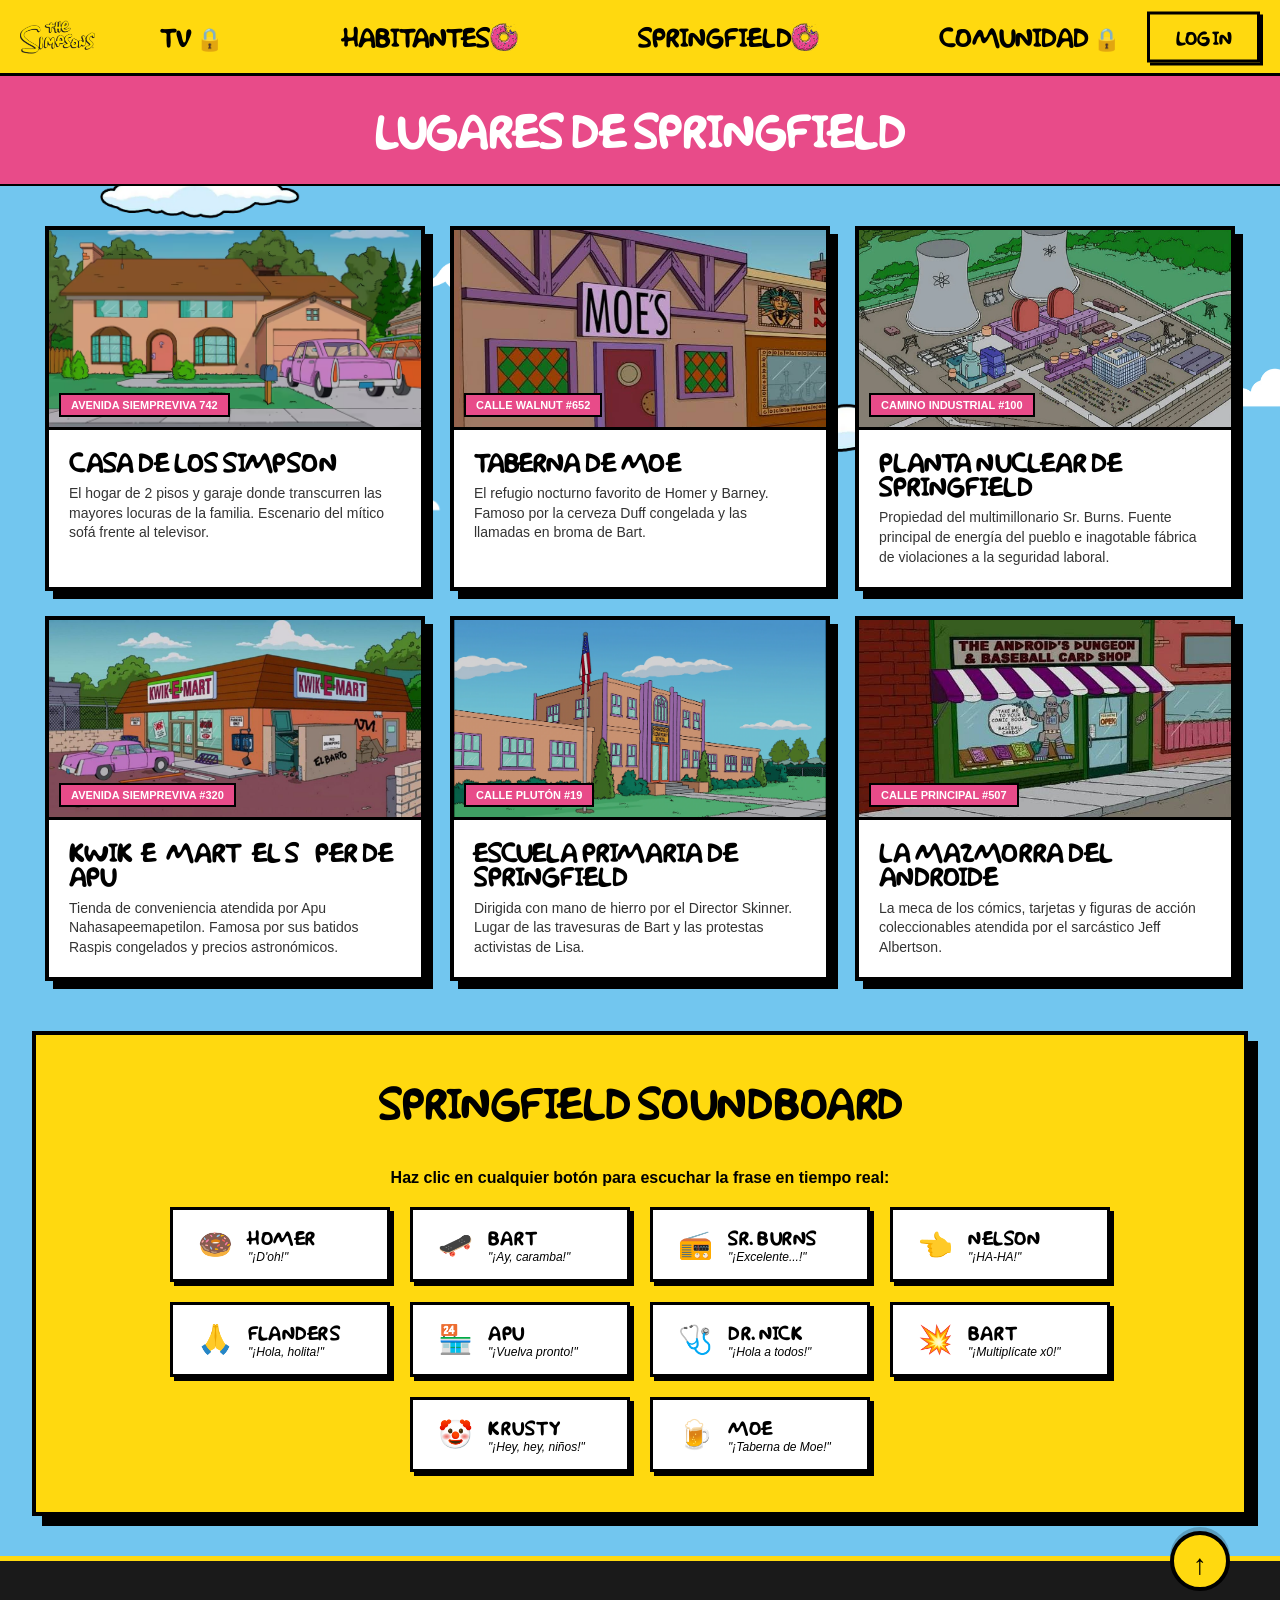
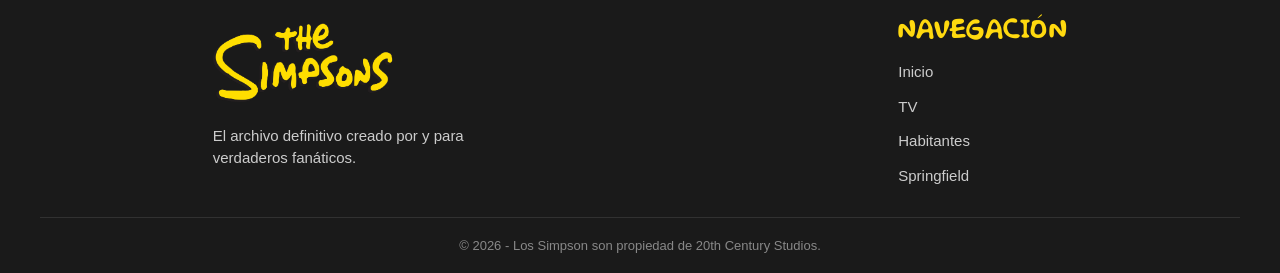
<file: subpaginas/springfield.html>
<!DOCTYPE html>
<html lang="es">
<head>
    <meta charset="UTF-8">
    <meta name="viewport" content="width=device-width, initial-scale=1.0">
    <title>Los Simpson | Springfield</title>
    <link rel="stylesheet" href="../css/styles.css">
</head>
<body>

    <header class="main-header">
    <!-- LOGO A LA IZQUIERDA (Vuelve al Home) -->
    <a href="../index.html" class="logo-header-link" title="Volver al Inicio">
        <img src="../imagenes/logoprincipal.png" alt="Los Simpson" class="logo-header">
    </a>

    <!-- MENÚ CENTRAL -->
    <nav id="nav-principal">
        <a href="tv.html" id="link-tv">TV <img src="../imagenes/iconorosquilla.png" class="nav-icon" id="icono-tv"></a>
        <a href="habitantes.html">HABITANTES <img src="../imagenes/iconorosquilla.png" class="nav-icon"></a>
        <a href="springfield.html">SPRINGFIELD <img src="../imagenes/iconorosquilla.png" class="nav-icon"></a>
        <a href="comunidad.html" id="link-comunidad">COMUNIDAD <img src="../imagenes/iconorosquilla.png" class="nav-icon" id="icono-comunidad"></a>
    </nav>

    <!-- BOTÓN AUTH A LA DERECHA -->
    <a href="registro.html" id="btn-auth-header" class="btn-login">LOG IN</a>
</header>

<!-- Título Rosa (Franja de sección) -->
<div class="titulo-rosa">
    <h2>LUGARES DE SPRINGFIELD</h2>
</div>
    <main class="springfield-main-container">

        <!-- =========================================
             SECCIÓN 1: LUGARES EMBLEMÁTICOS
             ========================================= -->
        <section class="bloque-lugares-springfield">
            
            <div class="grilla-lugares">

                <!-- LUGAR 1: CASA SIMPSON -->
                <div class="card-lugar">
                    <div class="foto-lugar-box">
                        <img src="../imagenes/casasimpson.png" alt="Casa de los Simpson">
                        <span class="badge-direccion">Avenida Siempreviva 742</span>
                    </div>
                    <div class="info-lugar-box">
                        <h4>CASA DE LOS SIMPSON</h4>
                        <p class="desc-lugar">El hogar de 2 pisos y garaje donde transcurren las mayores locuras de la familia. Escenario del mítico sofá frente al televisor.</p>
                    </div>
                </div>

                <!-- LUGAR 2: TABERNA DE MOE -->
                <div class="card-lugar">
                    <div class="foto-lugar-box">
                        <img src="../imagenes/tabernamoe.png" alt="Taberna de Moe">
                        <span class="badge-direccion">Calle Walnut #652</span>
                    </div>
                    <div class="info-lugar-box">
                        <h4>TABERNA DE MOE</h4>
                        <p class="desc-lugar">El refugio nocturno favorito de Homer y Barney. Famoso por la cerveza Duff congelada y las llamadas en broma de Bart.</p>
                    </div>
                </div>

                <!-- LUGAR 3: PLANTA NUCLEAR -->
                <div class="card-lugar">
                    <div class="foto-lugar-box">
                        <img src="../imagenes/plantanuclear.png" alt="Planta Nuclear">
                        <span class="badge-direccion">Camino Industrial #100</span>
                    </div>
                    <div class="info-lugar-box">
                        <h4>PLANTA NUCLEAR DE SPRINGFIELD</h4>
                        <p class="desc-lugar">Propiedad del multimillonario Sr. Burns. Fuente principal de energía del pueblo e inagotable fábrica de violaciones a la seguridad laboral.</p>
                    </div>
                </div>

                <!-- LUGAR 4: KWIK-E-MART -->
                <div class="card-lugar">
                    <div class="foto-lugar-box">
                        <img src="../imagenes/kwikemart.png" alt="Kwik-E-Mart">
                        <span class="badge-direccion">Avenida Siempreviva #320</span>
                    </div>
                    <div class="info-lugar-box">
                        <h4>KWIK-E-MART (EL SÚPER DE APU)</h4>
                        <p class="desc-lugar">Tienda de conveniencia atendida por Apu Nahasapeemapetilon. Famosa por sus batidos Raspis congelados y precios astronómicos.</p>
                    </div>
                </div>

                <!-- LUGAR 5: ESCUELA PRIMARIA -->
                <div class="card-lugar">
                    <div class="foto-lugar-box">
                        <img src="../imagenes/escuelaprimaria.png" alt="Escuela Primaria">
                        <span class="badge-direccion">Calle Plutón #19</span>
                    </div>
                    <div class="info-lugar-box">
                        <h4>ESCUELA PRIMARIA DE SPRINGFIELD</h4>
                        <p class="desc-lugar">Dirigida con mano de hierro por el Director Skinner. Lugar de las travesuras de Bart y las protestas activistas de Lisa.</p>
                    </div>
                </div>

                <!-- LUGAR 6: LA MAZMORRA DEL ANDROIDE -->
                <div class="card-lugar">
                    <div class="foto-lugar-box">
                        <img src="../imagenes/tiendacomic.png" alt="La Mazmorra del Androide">
                        <span class="badge-direccion">Calle Principal #507</span>
                    </div>
                    <div class="info-lugar-box">
                        <h4>LA MAZMORRA DEL ANDROIDE</h4>
                        <p class="desc-lugar">La meca de los cómics, tarjetas y figuras de acción coleccionables atendida por el sarcástico Jeff Albertson.</p>
                    </div>
                </div>

            </div>
        </section>

        <!-- =========================================
             SECCIÓN 2: SOUNDBOARD INTERACTIVO (10 BOTONES / 2 FILAS DE 5)
             ========================================= -->
        <section class="bloque-soundboard-springfield">
            <h3 class="subtitulo-springfield">SPRINGFIELD SOUNDBOARD</h3>
            <p class="pistas-soundboard">Haz clic en cualquier botón para escuchar la frase en tiempo real:</p>

            <div class="grilla-soundboard">

                <!-- BOTÓN 1 -->
                <button class="btn-sound-arcade" onclick="reproducirFrase('doh')">
                    <span class="icono-sound">🍩</span>
                    <div class="texto-sound">
                        <strong>HOMER</strong>
                        <small>"¡D'oh!"</small>
                    </div>
                </button>

                <!-- BOTÓN 2 -->
                <button class="btn-sound-arcade" onclick="reproducirFrase('ay-caramba')">
                    <span class="icono-sound">🛹</span>
                    <div class="texto-sound">
                        <strong>BART</strong>
                        <small>"¡Ay, caramba!"</small>
                    </div>
                </button>

                <!-- BOTÓN 3 -->
                <button class="btn-sound-arcade" onclick="reproducirFrase('excelente')">
                    <span class="icono-sound">📻</span>
                    <div class="texto-sound">
                        <strong>SR. BURNS</strong>
                        <small>"¡Excelente...!"</small>
                    </div>
                </button>

                <!-- BOTÓN 4 -->
                <button class="btn-sound-arcade" onclick="reproducirFrase('haha')">
                    <span class="icono-sound">👈</span>
                    <div class="texto-sound">
                        <strong>NELSON</strong>
                        <small>"¡HA-HA!"</small>
                    </div>
                </button>

                <!-- BOTÓN 5 -->
                <button class="btn-sound-arcade" onclick="reproducirFrase('hola-vecinito')">
                    <span class="icono-sound">🙏</span>
                    <div class="texto-sound">
                        <strong>FLANDERS</strong>
                        <small>"¡Hola, holita!"</small>
                    </div>
                </button>

                <!-- BOTÓN 6 -->
                <button class="btn-sound-arcade" onclick="reproducirFrase('vuelva-pronto')">
                    <span class="icono-sound">🏪</span>
                    <div class="texto-sound">
                        <strong>APU</strong>
                        <small>"¡Vuelva pronto!"</small>
                    </div>
                </button>

                <!-- BOTÓN 7 -->
                <button class="btn-sound-arcade" onclick="reproducirFrase('hola-a-todos')">
                    <span class="icono-sound">🩺</span>
                    <div class="texto-sound">
                        <strong>DR. NICK</strong>
                        <small>"¡Hola a todos!"</small>
                    </div>
                </button>

                <!-- BOTÓN 8 -->
                <button class="btn-sound-arcade" onclick="reproducirFrase('multiplicate')">
                    <span class="icono-sound">💥</span>
                    <div class="texto-sound">
                        <strong>BART</strong>
                        <small>"¡Multiplícate x0!"</small>
                    </div>
                </button>

                <!-- BOTÓN 9 -->
                <button class="btn-sound-arcade" onclick="reproducirFrase('krusty-risa')">
                    <span class="icono-sound">🤡</span>
                    <div class="texto-sound">
                        <strong>KRUSTY</strong>
                        <small>"¡Hey, hey, niños!"</small>
                    </div>
                </button>

                <!-- BOTÓN 10 -->
                <button class="btn-sound-arcade" onclick="reproducirFrase('moe-taberna')">
                    <span class="icono-sound">🍺</span>
                    <div class="texto-sound">
                        <strong>MOE</strong>
                        <small>"¡Taberna de Moe!"</small>
                    </div>
                </button>

            </div>
        </section>

    </main>

    <!-- FOOTER MODERNO -->
    <footer class="footer-moderno">
        <a href="#" class="btn-subir" title="Volver arriba">↑</a>
        <div class="footer-contenido">
            <div class="footer-columna">
                <img src="../imagenes/logoprincipal.png" alt="The Simpsons" class="footer-logo">
                <p>El archivo definitivo creado por y para verdaderos fanáticos.</p>
            </div>
            <div class="footer-columna">
                <h4>NAVEGACIÓN</h4>
                <a href="../index.html">Inicio</a>
                <a href="tv.html">TV</a>
                <a href="habitantes.html">Habitantes</a>
                <a href="springfield.html">Springfield</a>
            </div>
        </div>
        <div class="footer-bottom">
            <p>© 2026 - Los Simpson son propiedad de 20th Century Studios.</p>
        </div>
    </footer>

    <!-- SCRIPT DE VERIFICACIÓN DE SESIÓN Y ANIMACIÓN DE SALIDA -->
    <script>
    document.addEventListener('DOMContentLoaded', function() {
        const usuarioActivo = localStorage.getItem('usuario_simpson');
        const overlay = document.getElementById('bloqueo-overlay');
        const contenido = document.getElementById('contenido-protegido');
        
        const linkTv = document.getElementById('link-tv');
        const linkComunidad = document.getElementById('link-comunidad');
        const btnAuth = document.getElementById('btn-auth-header');

        if (!usuarioActivo) {
            // --- ESTADO: NO LOGUEADO ---
            if (overlay) overlay.classList.add('activo');
            if (contenido) contenido.classList.add('bloqueado');

            if (linkTv) linkTv.innerHTML = 'TV 🔒';
            if (linkComunidad) linkComunidad.innerHTML = 'COMUNIDAD 🔒';
            
            if (btnAuth) {
                btnAuth.href = 'registro.html';
                btnAuth.classList.remove('sesion-activa');
            }

        } else {
            // --- ESTADO: LOGUEADO ---
            if (overlay) overlay.classList.remove('activo');
            if (contenido) contenido.classList.remove('bloqueado');

            if (linkTv) linkTv.innerHTML = 'TV <img src="../imagenes/iconorosquilla.png" class="nav-icon">';
            if (linkComunidad) linkComunidad.innerHTML = 'COMUNIDAD <img src="../imagenes/iconorosquilla.png" class="nav-icon">';

            if (btnAuth) {
                btnAuth.href = '#';
                btnAuth.title = 'Hacer clic para cerrar sesión';
                btnAuth.classList.add('sesion-activa'); // Activa el estilo rosa con SALIR ✖

                btnAuth.addEventListener('click', function(e) {
                    e.preventDefault();
                    if (confirm('¿Quieres cerrar tu sesión en Springfield?')) {
                        localStorage.removeItem('usuario_simpson');
                        window.location.reload();
                    }
                });
            }
        }
    });
    </script>
</body>
</html>
</file>
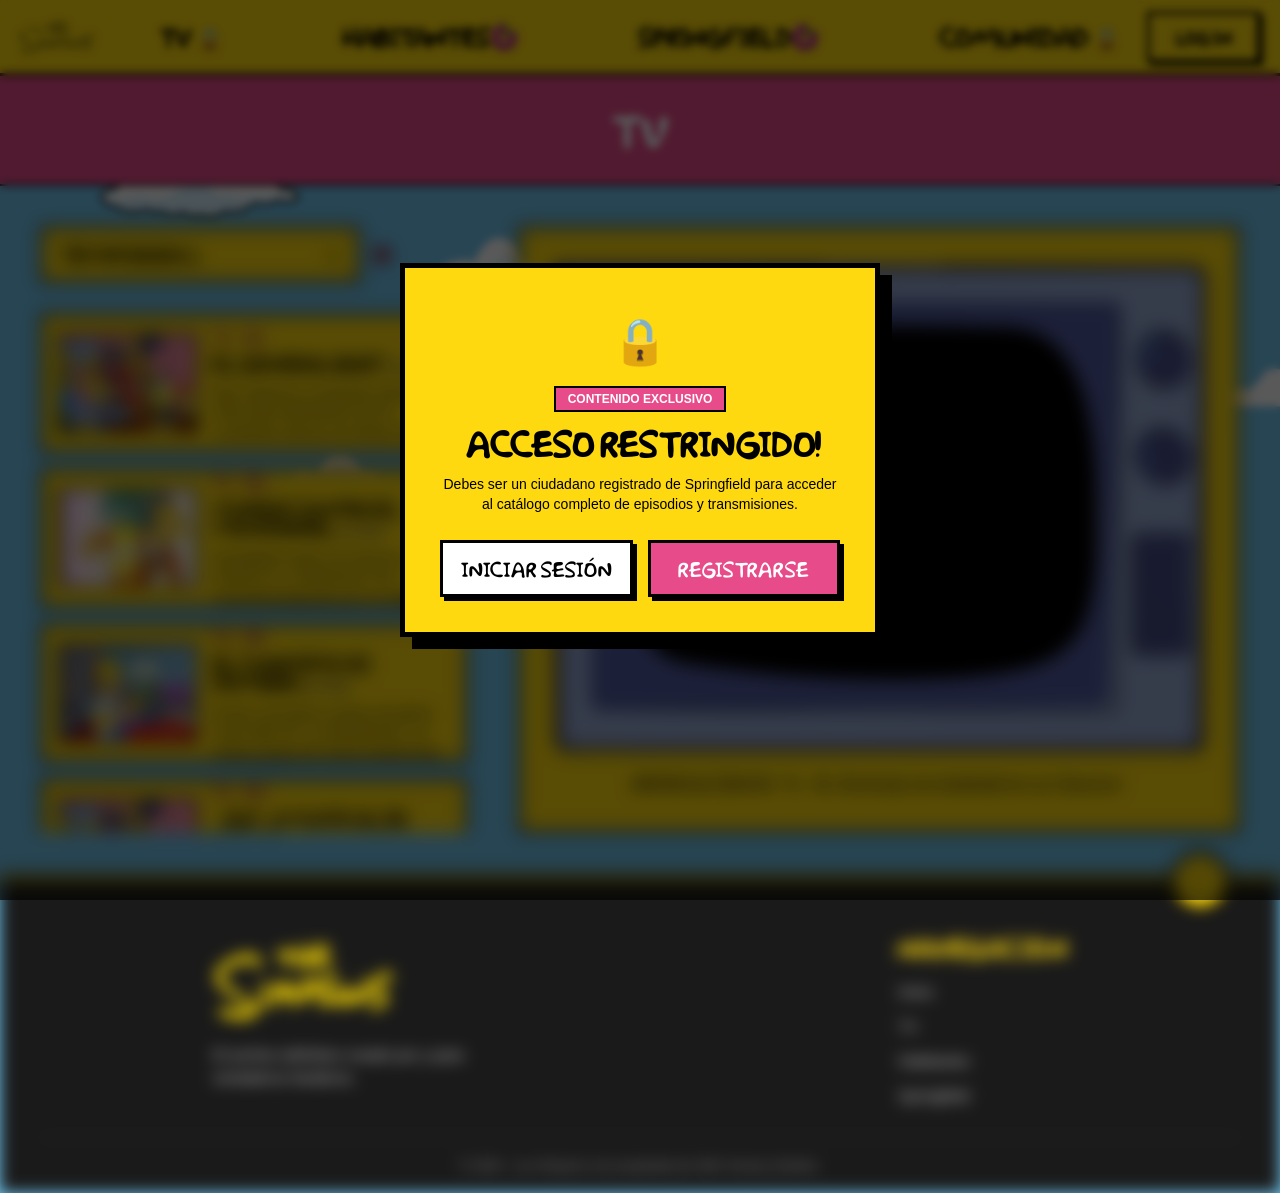
<file: subpaginas/tv.html>
<!DOCTYPE html>
<html lang="es">
<head>
    <meta charset="UTF-8">
    <meta name="viewport" content="width=device-width, initial-scale=1.0">
    <title>Los Simpson | Archivo</title>
    <link rel="stylesheet" href="../css/styles.css">
</head>
<body>
    
   <header class="main-header">
    <!-- LOGO A LA IZQUIERDA (Vuelve al Home) -->
    <a href="../index.html" class="logo-header-link" title="Volver al Inicio">
        <img src="../imagenes/logoprincipal.png" alt="Los Simpson" class="logo-header">
    </a>

    <!-- MENÚ CENTRAL -->
    <nav id="nav-principal">
        <a href="tv.html" id="link-tv">TV <img src="../imagenes/iconorosquilla.png" class="nav-icon" id="icono-tv"></a>
        <a href="habitantes.html">HABITANTES <img src="../imagenes/iconorosquilla.png" class="nav-icon"></a>
        <a href="springfield.html">SPRINGFIELD <img src="../imagenes/iconorosquilla.png" class="nav-icon"></a>
        <a href="comunidad.html" id="link-comunidad">COMUNIDAD <img src="../imagenes/iconorosquilla.png" class="nav-icon" id="icono-comunidad"></a>
    </nav>

    <!-- BOTÓN AUTH A LA DERECHA -->
    <a href="registro.html" id="btn-auth-header" class="btn-login">LOG IN</a>
</header>

<!-- Título Rosa (Franja de sección) -->
<div class="titulo-rosa">
    <h2>TV</h2>
</div>

<!-- PANTALLA DE BLOQUEO DE CONTENIDO -->
<div id="bloqueo-overlay" class="overlay-bloqueo-arcade">
    <div class="card-bloqueo-caja">
        <div class="icono-candado-grande">🔒</div>
        <span class="badge-bloqueo">CONTENIDO EXCLUSIVO</span>
        <h2>¡ACCESO RESTRINGIDO!</h2>
        <p>Debes ser un ciudadano registrado de Springfield para acceder al catálogo completo de episodios y transmisiones.</p>

        <div class="acciones-bloqueo">
            <a href="registro.html" class="btn-bloqueo-login">INICIAR SESIÓN</a>
            <a href="registro.html" class="btn-bloqueo-reg">REGISTRARSE</a>
        </div>
    </div>
</div>

<main class="tv-main-container contenido-desenfocable" id="contenido-protegido">

    <!-- Contenido Principal: Episodios y TV Reproductor -->
    <main class="archivo-main">
        
        <!-- Columna de Episodios -->
        <div class="col-episodios">
            
            <!-- DESPLEGABLE PERSONALIZADO DE TEMPORADAS -->
            <div class="contenedor-temporadas">
                <div class="custom-select-wrapper">
                    <div class="custom-select-trigger" id="select-trigger">
                        <span id="texto-seleccionado">TEMPORADA 1</span>
                        <div class="flecha-select">▼</div>
                    </div>
                    <div class="custom-options-menu" id="options-menu">
                        <div class="custom-option selected" data-value="1">TEMPORADA 1</div>
                        <div class="custom-option" data-value="2">TEMPORADA 2</div>
                        <div class="custom-option" data-value="3">TEMPORADA 3</div>
                        <div class="custom-option" data-value="4">TEMPORADA 4</div>
                        <div class="custom-option" data-value="5">TEMPORADA 5</div>
                        <div class="custom-option" data-value="6">TEMPORADA 6</div>
                        <div class="custom-option" data-value="7">TEMPORADA 7</div>
                        <div class="custom-option" data-value="8">TEMPORADA 8</div>
                        <div class="custom-option" data-value="9">TEMPORADA 9</div>
                        <div class="custom-option" data-value="10">TEMPORADA 10</div>
                        <div class="custom-option" data-value="11">TEMPORADA 11</div>
                        <div class="custom-option" data-value="12">TEMPORADA 12</div>
                        <div class="custom-option" data-value="13">TEMPORADA 13</div>
                        <div class="custom-option" data-value="14">TEMPORADA 14</div>
                        <div class="custom-option" data-value="15">TEMPORADA 15</div>
                        <div class="custom-option" data-value="16">TEMPORADA 16</div>
                        <div class="custom-option" data-value="17">TEMPORADA 17</div>
                        <div class="custom-option" data-value="18">TEMPORADA 18</div>
                        <div class="custom-option" data-value="19">TEMPORADA 19</div>
                        <div class="custom-option" data-value="20">TEMPORADA 20</div>
                        <div class="custom-option" data-value="21">TEMPORADA 21</div>
                        <div class="custom-option" data-value="22">TEMPORADA 22</div>
                        <div class="custom-option" data-value="23">TEMPORADA 23</div>
                        <div class="custom-option" data-value="24">TEMPORADA 24</div>
                        <div class="custom-option" data-value="25">TEMPORADA 25</div>
                        <div class="custom-option" data-value="26">TEMPORADA 26</div>
                        <div class="custom-option" data-value="27">TEMPORADA 27</div>
                        <div class="custom-option" data-value="28">TEMPORADA 28</div>
                        <div class="custom-option" data-value="29">TEMPORADA 29</div>
                        <div class="custom-option" data-value="30">TEMPORADA 30</div>
                        <div class="custom-option" data-value="31">TEMPORADA 31</div>
                        <div class="custom-option" data-value="32">TEMPORADA 32</div>
                        <div class="custom-option" data-value="33">TEMPORADA 33</div>
                        <div class="custom-option" data-value="34">TEMPORADA 34</div>
                        <div class="custom-option" data-value="35">TEMPORADA 35</div>
                        <div class="custom-option" data-value="36">TEMPORADA 36</div>
                        <div class="custom-option" data-value="37">TEMPORADA 37</div>
                        <div class="custom-option" data-value="38">🔴 TEMPORADA 38 (ESTRENO)</div>
                    </div>
                </div>
                <span class="punto-live"></span>
            </div>

            <!-- Lista de Episodios con Scroll -->
            <div id="lista-episodios-contenedor" class="lista-episodios-scroll">
                <!-- Se inyecta dinámicamente con JS -->
            </div>

        </div>

        <!-- Columna TV Reproductor -->
        <div class="col-tv">
            <div class="contenedor-tv" id="contenedor-tv">
                <img src="../imagenes/tv.png" alt="Televisor" class="tv-marco">
                <!-- IFRAME CON VIDEO DE TOM Y DALY (ITCHY & SCRATCHY) -->
                <iframe id="reproductor-tv" class="tv-pantalla-iframe" 
                        src="https://www.youtube.com/embed/CSp24fX25U0?autoplay=1&mute=1&controls=1&loop=1" 
                        title="El show de Tom y Daly" 
                        frameborder="0" 
                        allow="accelerometer; autoplay; clipboard-write; encrypted-media; gyroscope; picture-in-picture" 
                        allowfullscreen>
                </iframe>
            </div>
            <p class="texto-tv" id="texto-tv-estado">REPRODUCIENDO: T1 - E1 "Especial de Navidad de los Simpson"</p>
        </div>

    </main>

    <!-- NUEVO FOOTER MODERNO -->
    <footer class="footer-moderno">
        <!-- BOTÓN VOLVER ARRIBA -->
        <a href="#" class="btn-subir" title="Volver arriba">↑</a>

        <div class="footer-contenido">
            <!-- Columna Izquierda: Identidad -->
            <div class="footer-columna">
                <img src="../imagenes/logoprincipal.png" alt="The Simpsons" class="footer-logo">
                <p>El archivo definitivo creado por y para verdaderos fanáticos.</p>
            </div>
            
            <!-- Columna Derecha: Navegación -->
            <div class="footer-columna">
                <h4>NAVEGACIÓN</h4>
                <a href="../index.html">Inicio</a>
                <a href="tv.html">TV</a>
                <a href="habitantes.html">Habitantes</a>
                <a href="springfield.html">Springfield</a>
            </div>
        </div>
        
        <div class="footer-bottom">
            <p>© 2026 - Los Simpson son propiedad de 20th Century Studios.</p>
        </div>
    </footer>

    <!-- SCRIPT DE INTERACTIVIDAD DE EPISODIOS Y REPRODUCTOR DE TV -->
    <script>
        const conteoCapitulos = {
            1: 13, 2: 22, 3: 24, 4: 22, 5: 22, 6: 25, 7: 25, 8: 25, 9: 25, 10: 23,
            11: 22, 12: 21, 13: 22, 14: 22, 15: 22, 16: 21, 17: 22, 18: 22, 19: 20, 20: 21,
            21: 23, 22: 22, 23: 22, 24: 22, 25: 22, 26: 22, 27: 22, 28: 22, 29: 21, 30: 23,
            31: 22, 32: 22, 33: 22, 34: 22, 35: 18, 36: 22, 37: 22, 38: 10
        };

        // Clips de Tom y Daly / Los Simpson
        const videosTomYDaly = [
            "https://www.youtube.com/embed/CSp24fX25U0?autoplay=1&mute=0&controls=1",
            "https://www.youtube.com/embed/S2X5pY51sW8?autoplay=1&mute=0&controls=1",
            "https://www.youtube.com/embed/1v0UjR4wEGE?autoplay=1&mute=0&controls=1"
        ];

        const episodiosDestacados = [
            { titulo: "Especial de Navidad de los Simpson", desc: "Homer intenta ganar dinero extra como Papá Noel en un canódromo tras quedarse sin aguinaldo." },
            { titulo: "Bart es un genio", desc: "Bart hace trampa en un test de CI y es enviado a una escuela para niños superdotados." },
            { titulo: "La odisea de Homero", desc: "Tras ser despedido de la planta nuclear, Homer se convierte en un ferviente activista de la seguridad." },
            { titulo: "Una familia modelo", desc: "Avergonzado por su familia en el pícnic de la empresa, Homer empeña la TV para pagar terapia familiar." },
            { titulo: "El general Bart", desc: "Bart organiza un pequeño ejército de niños para defenderse de los constantes abusos de Nelson Muntz." },
            { titulo: "Marge contra el monorriel", desc: "Springfield recibe una fortuna e invierte en un defectuoso tren monorriel propuesto por un estafador." },
            { titulo: "El cuarteto de Homero", desc: "Homer recuerda su época de gloria como líder de 'Los Borbotones', un exitoso grupo de música barbershop." },
            { titulo: "¿Quién mató al Sr. Burns?", desc: "El Sr. Burns bloquea el sol de Springfield y resulta herido por un agresor misterioso." },
            { titulo: "Cabo de miedosos", desc: "Bob Patiño sale de prisión y persigue a la familia Simpson hasta su nueva casa flotante." },
            { titulo: "Homero al bate", desc: "El Sr. Burns contrata a jugadores profesionales de béisbol de las Grandes Ligas para el equipo de la planta." }
        ];

        const contenedorLista = document.getElementById('lista-episodios-contenedor');
        const trigger = document.getElementById('select-trigger');
        const optionsMenu = document.getElementById('options-menu');
        const textoSeleccionado = document.getElementById('texto-seleccionado');
        const options = document.querySelectorAll('.custom-option');
        const reproductorTv = document.getElementById('reproductor-tv');
        const textoTvEstado = document.getElementById('texto-tv-estado');
        const contenedorTv = document.getElementById('contenedor-tv');

        trigger.addEventListener('click', function(e) {
            e.stopPropagation();
            optionsMenu.classList.toggle('show');
            trigger.classList.toggle('open');
        });

        document.addEventListener('click', function() {
            optionsMenu.classList.remove('show');
            trigger.classList.remove('open');
        });

        function reproducirEpisodio(titulo, tag, indexVideo) {
            contenedorTv.classList.add('cambio-canal');
            setTimeout(() => {
                contenedorTv.classList.remove('cambio-canal');
            }, 300);

            const videoUrl = videosTomYDaly[indexVideo % videosTomYDaly.length];
            reproductorTv.src = videoUrl;
            textoTvEstado.textContent = `REPRODUCIENDO: ${tag} "${titulo}"`;
        }

        function renderizarEpisodios(numTemporada) {
            contenedorLista.innerHTML = '';
            const total = conteoCapitulos[numTemporada] || 22;

            for (let i = 1; i <= total; i++) {
                const idx = (parseInt(numTemporada) * 3 + i) % episodiosDestacados.length;
                const epData = episodiosDestacados[idx];

                const numImagen = (i % 3) === 1 ? '1.jpeg' : ((i % 3) === 2 ? '2.jpg' : '3.jpg');
                const rutaImagen = `../imagenes/episodio${numImagen}`;
                const tagCapitulo = `T${numTemporada} - E${i}`;

                const tarjeta = document.createElement('div');
                tarjeta.className = 'tarjeta-episodio';
                tarjeta.style.cursor = "pointer";
                tarjeta.innerHTML = `
                    <img src="${rutaImagen}" alt="${epData.titulo}">
                    <div class="info-episodio">
                        <span class="badge-capitulo">${tagCapitulo}</span>
                        <h4 class="titulo-episodio">${epData.titulo} <small>(22 min)</small></h4>
                        <p class="desc-episodio">${epData.desc}</p>
                    </div>
                `;

                tarjeta.addEventListener('click', function() {
                    document.querySelectorAll('.tarjeta-episodio').forEach(t => t.classList.remove('reproduciendo'));
                    tarjeta.classList.add('reproduciendo');
                    reproducirEpisodio(epData.titulo, tagCapitulo, i);
                });

                contenedorLista.appendChild(tarjeta);
            }
        }

        options.forEach(opt => {
            opt.addEventListener('click', function(e) {
                e.stopPropagation();
                options.forEach(o => o.classList.remove('selected'));
                this.classList.add('selected');
                
                const val = this.getAttribute('data-value');
                textoSeleccionado.textContent = this.textContent;
                
                optionsMenu.classList.remove('show');
                trigger.classList.remove('open');
                
                renderizarEpisodios(val);
            });
        });

        renderizarEpisodios(1);
    </script>

<!-- SCRIPT DE VERIFICACIÓN DE SESIÓN Y ANIMACIÓN DE SALIDA -->
    <script>
    document.addEventListener('DOMContentLoaded', function() {
        const usuarioActivo = localStorage.getItem('usuario_simpson');
        const overlay = document.getElementById('bloqueo-overlay');
        const contenido = document.getElementById('contenido-protegido');
        
        const linkTv = document.getElementById('link-tv');
        const linkComunidad = document.getElementById('link-comunidad');
        const btnAuth = document.getElementById('btn-auth-header');

        if (!usuarioActivo) {
            // --- ESTADO: NO LOGUEADO ---
            if (overlay) overlay.classList.add('activo');
            if (contenido) contenido.classList.add('bloqueado');

            if (linkTv) linkTv.innerHTML = 'TV 🔒';
            if (linkComunidad) linkComunidad.innerHTML = 'COMUNIDAD 🔒';
            
            if (btnAuth) {
                btnAuth.href = 'registro.html';
                btnAuth.classList.remove('sesion-activa');
            }

        } else {
            // --- ESTADO: LOGUEADO ---
            if (overlay) overlay.classList.remove('activo');
            if (contenido) contenido.classList.remove('bloqueado');

            if (linkTv) linkTv.innerHTML = 'TV <img src="../imagenes/iconorosquilla.png" class="nav-icon">';
            if (linkComunidad) linkComunidad.innerHTML = 'COMUNIDAD <img src="../imagenes/iconorosquilla.png" class="nav-icon">';

            if (btnAuth) {
                btnAuth.href = '#';
                btnAuth.title = 'Hacer clic para cerrar sesión';
                btnAuth.classList.add('sesion-activa'); // Activa el estilo rosa con SALIR ✖

                btnAuth.addEventListener('click', function(e) {
                    e.preventDefault();
                    if (confirm('¿Quieres cerrar tu sesión en Springfield?')) {
                        localStorage.removeItem('usuario_simpson');
                        window.location.reload();
                    }
                });
            }
        }
    });
    </script>
</body>
</html>
</file>
<file: css/styles.css>
/* ==========================================================================
   1. CONFIGURACIÓN BASE Y FUENTES
   ========================================================================== */

/* CARGA DE TIPOGRAFÍA: Importa la fuente personalizada de Los Simpson */
@font-face {
    font-family: 'SimpsonFont';
    src: url('../fonts/Simpsonfont\ DEMO.otf') format('opentype');
}

/* RESETEO UNIVERSAL: Quita márgenes y rellenos por defecto en todas las etiquetas */
* {
    box-sizing: border-box;
    margin: 0 !important;
    padding: 0 !important;
}

/* CONTENEDOR RAÍZ (HTML): Define el color del cielo y evita scroll horizontal */
html {
    background-color: var(--celeste) !important;
    width: 100%;
    overflow-x: hidden;
}

/* CUERPO DEL SITIO (BODY): Aplica la fuente y fondo transparente para ver el cielo */
body {
    font-family: 'SimpsonFont', sans-serif;
    background-color: transparent !important;
    width: 100%;
    margin: 0 !important;
    padding: 0 !important;
    overflow-x: hidden;
    position: relative;
}

/* ==========================================================================
   2. SISTEMA DE NUBES ANIMADAS (Caótico y abundante)
   ========================================================================== */

/* CAPAS FANTASMA BASE: Crea 4 lienzos invisibles y fijos detrás del contenido */
html::before, html::after, body::before, body::after {
    content: "";
    position: fixed;
    top: 0; bottom: 0;
    left: 0;
    width: 8000px; /* SOLUCIÓN: Lienzo gigantesco para que no se corten las nubes */
    pointer-events: none;
    z-index: -1;
    background-repeat: no-repeat;
}

/* NUBES CAPA 1: Bucle de 3000px - 6 nubes esparcidas (3 reales + 3 clones para el loop) */
html::before {
    background-image: 
        url('../imagenes/nube1.png'), url('../imagenes/nube2.png'), url('../imagenes/nube3.png'),
        url('../imagenes/nube1.png'), url('../imagenes/nube2.png'), url('../imagenes/nube3.png');
    background-size: 200px, 280px, 150px, 200px, 280px, 150px;
    background-position: 
        100px 12%, 1200px 38%, 2200px 75%,
        3100px 12%, 4200px 38%, 5200px 75%;
    animation: viento1 60s linear infinite;
}
@keyframes viento1 {
    from { transform: translateX(-3000px); }
    to { transform: translateX(0); }
}

/* NUBES CAPA 2: Bucle de 3500px - Otras 6 nubes con posiciones totalmente distintas */
html::after {
    background-image: 
        url('../imagenes/nube3.png'), url('../imagenes/nube1.png'), url('../imagenes/nube2.png'),
        url('../imagenes/nube3.png'), url('../imagenes/nube1.png'), url('../imagenes/nube2.png');
    background-size: 180px, 220px, 350px, 180px, 220px, 350px;
    background-position: 
        400px 25%, 1600px 65%, 2800px 15%,
        3900px 25%, 5100px 65%, 6300px 15%;
    animation: viento2 80s linear infinite;
}
@keyframes viento2 {
    from { transform: translateX(-3500px); }
    to { transform: translateX(0); }
}

/* NUBES CAPA 3: Bucle de 2800px - Tamaños medianos cruzando rápido */
body::before {
    background-image: 
        url('../imagenes/nube2.png'), url('../imagenes/nube3.png'), url('../imagenes/nube1.png'),
        url('../imagenes/nube2.png'), url('../imagenes/nube3.png'), url('../imagenes/nube1.png');
    background-size: 250px, 130px, 190px, 250px, 130px, 190px;
    background-position: 
        200px 55%, 1100px 10%, 2000px 85%,
        3000px 55%, 3900px 10%, 4800px 85%;
    animation: viento3 45s linear infinite;
}
@keyframes viento3 {
    from { transform: translateX(-2800px); }
    to { transform: translateX(0); }
}

/* NUBES CAPA 4: Bucle de 3200px - Rellenando los huecos restantes */
body::after {
    background-image: 
        url('../imagenes/nube1.png'), url('../imagenes/nube2.png'), url('../imagenes/nube3.png'),
        url('../imagenes/nube1.png'), url('../imagenes/nube2.png'), url('../imagenes/nube3.png');
    background-size: 240px, 320px, 160px, 240px, 320px, 160px;
    background-position: 
        800px 45%, 1900px 80%, 2700px 30%,
        4000px 45%, 5100px 80%, 5900px 30%;
    animation: viento4 70s linear infinite;
}
@keyframes viento4 {
    from { transform: translateX(-3200px); }
    to { transform: translateX(0); }
}

/* ==========================================================================
   3. VARIABLES Y ESTRUCTURAS GLOBALES
   ========================================================================== */

/* PALETA DE COLORES */
:root {
    --amarillo: #FFD90F;
    --rosa: #E84B89;
    --celeste: #72C6EF;
    --negro: #000000;
}

/* CAJA PRINCIPAL DE CADA SECCIÓN */
.seccion-pantalla {
    height: 100vh;
    width: 100%;
    position: relative;
    display: flex;
    flex-direction: column;
    justify-content: space-between;
}

/* HEADER SECUNDARIO: Franja blanca con logo chico en subpáginas */
.header-superior-archivo {
    background-color: var(--blanco);
    background-size: cover;
    background-position: center top;
    display: flex;
    justify-content: space-between;
    align-items: center;
    padding: 20px 40px !important;
    width: 100%;
    margin: 0 !important;
    border: none !important;
}

/* ==========================================================================
   4. ESTILOS DE BOTONES
   ========================================================================== */

/* BOTÓN AMARILLO (Base) */
.btn-amarillo {
    display: inline-block;
    background-color: var(--amarillo);
    color: var(--negro);
    text-decoration: none;
    font-weight: bold;
    padding: 16px 42px !important;
    border: 3px solid var(--negro);
    text-transform: uppercase;
    font-size: 20px;
    transition: all 0.3s cubic-bezier(0.175, 0.885, 0.32, 1.275);
    cursor: pointer;
    box-shadow: 4px 4px 0px var(--negro);
}

/* BOTÓN AMARILLO (Hover) */
.btn-amarillo:hover {
    transform: scale(1.1) translateY(-4px);
    box-shadow: 7px 7px 0px var(--negro);
}

/* BOTÓN AMARILLO (Click activo) */
.btn-amarillo:active {
    transform: scale(0.98) translateY(0);
    box-shadow: 2px 2px 0px var(--negro);
}

/* BOTÓN GRANDE (Modificador) */
.btn-grande-seccion {
    padding: 18px 48px !important;
    font-size: 22px;
}

/* ==========================================================================
   5. SECCIÓN 1: HOME - PORTADA Y NAVEGACIÓN
   ========================================================================== */

/* CONTENEDOR HERO: Fondo principal de la portada */
.fondo-completo {
    background-size: cover;
    background-position: center top;
}

/* BARRA DE NAVEGACIÓN AMARILLA */
.main-header {
    background-color: var(--amarillo);
    border-top: none;
    border-bottom: 3px solid var(--negro);
    display: flex;
    justify-content: center;
    align-items: center;
    padding: 20px 40px !important;
    position: relative;
    width: 100%;
}

/* BOTÓN LOG IN */
.btn-login {
    background-color: var(--amarillo);
    color: var(--negro);
    text-decoration: none;
    font-weight: bold;
    padding: 10px 26px !important;
    border: 3px solid var(--negro);
    font-size: 16px;
    position: absolute;
    right: 40px;
    transition: all 0.3s ease;
    box-shadow: 3px 3px 0px var(--negro);
}

/* BOTÓN LOG IN (Hover) */
.btn-login:hover {
    transform: scale(1.1);
    box-shadow: 5px 5px 0px var(--negro);
}

/* LINKS DE NAVEGACIÓN */
.main-header nav a {
    text-decoration: none;
    color: var(--negro);
    font-weight: bold;
    margin: 0 60px !important;
    font-size: 22px;
    text-transform: uppercase;
    display: inline-flex;
    align-items: center;
    transition: transform 0.2s ease;
}

/* LINKS DE NAVEGACIÓN (Hover) */
.main-header nav a:hover {
    transform: translateY(-2px);
}

/* ÍCONO DE ROSQUILLA */
.nav-icon {
    width: 28px;
    margin-left: 0px !important;
    transition: transform 0.4s ease;
}

/* ÍCONO DE ROSQUILLA (Hover al pasar por el link) */
.main-header nav a:hover .nav-icon {
    transform: rotate(180deg);
}

/* ZONA DE LA PORTADA */
.hero {
    position: relative;
    flex: 1;
    width: 100%;
}

/* CENTRADOR DE LA PORTADA */
.hero-content {
    position: relative;
    max-width: 1366px;
    margin: 0 auto !important;
    height: 100%;
}

/* IMAGEN DE LA FAMILIA (Portada) */
.hero-familia {
    position: absolute;
    left: 0px;
    bottom: 0;
    height: 80%;
    max-height: 500px;
    z-index: 2;
    object-fit: contain;
}

/* LOGO THE SIMPSONS */
.hero-logo {
    position: absolute;
    top: 30px;
    left: 50%;
    transform: translateX(-50%);
    width: 800px;
    max-width: 85%;
    z-index: 1;
}

/* BOTÓN EXPLORAR */
.btn-explorar {
    position: absolute;
    bottom: 60px;
    right: 60px;
    z-index: 3;
}

/* ==========================================================================
   6. SECCIÓN 2: HOME - MEJORES DE LA SEMANA
   ========================================================================== */

/* FONDO SECCIÓN 2 (Transparente, sin fondo2.png) */
.mejores-semana {
    background-color: transparent; 
    text-align: center;
    padding: 40px 20px !important;
    border-bottom: 3px solid var(--negro);
    display: flex; /* Activamos flexbox para que funcionen el gap y el centrado */
    flex-direction: column;
    justify-content: center;
    align-items: center;
    gap: 35px;
}

/* TÍTULO DE LA SECCIÓN (Achicado a 17px) */
.titulo-seccion {
    text-transform: uppercase;
    font-size: 35px; 
    margin-bottom: 5px !important;
}

/* GRILLA CONTENEDORA DE TARJETAS (Ajustada para 5 en línea) */
.grilla-personajes {
    display: flex;
    justify-content: center;
    flex-wrap: nowrap; /* OBLIGA a que las tarjetas se mantengan en una sola fila horizontal */
    gap: 25px; /* Reducimos la separación (antes 70px) para que entren las 5 */
    width: 100%;
    max-width: 1300px; /* Límite de ancho para que no se estiren al infinito */
    margin: 0 auto;
}

/* TARJETA ROSA (Marco de cada personaje) */
.tarjeta-rosa {
    background-color: var(--rosa);
    border: 4px solid var(--negro);
    width: 220px; /* Reducimos el ancho (antes 260px) para hacerle lugar a los 2 nuevos */
    height: 290px; /* Reducimos el alto proporcionalmente (antes 330px) */
    display: flex;
    align-items: center;
    justify-content: center;
    padding: 15px !important; /* Un poco menos de padding para que la foto aproveche el espacio */
    transition: all 0.3s cubic-bezier(0.175, 0.885, 0.32, 1.275);
    cursor: pointer;
    flex-shrink: 1; /* Permite que las cajas se achiquen un poquito solas si la pantalla del usuario es muy pequeña */
}

/* IMAGEN DEL PERSONAJE (Dentro de la tarjeta) */
.tarjeta-rosa img {
    max-height: 100%;
    max-width: 100%;
    object-fit: contain;
    transition: transform 0.3s ease;
}

/* TARJETA ROSA (Hover - Inclinación) */
.tarjeta-rosa:hover {
    transform: scale(1.12) translateY(-10px) rotate(-2deg);
    box-shadow: 8px 8px 0px var(--negro);
}

/* IMAGEN DEL PERSONAJE (Hover - Zoom) */
.tarjeta-rosa:hover img {
    transform: scale(1.08);
}

/* ==========================================================================
   7. SECCIÓN 3: HOME - COMUNIDAD Y FOOTER
   ========================================================================== */

/* CAJA PRINCIPAL DE COMUNIDAD */
.seccion-comunidad-completa {
    background-color: var(--rosa);
    border-bottom: 3px solid var(--negro);
    display: flex;
    flex-direction: column;
    justify-content: space-between;
    position: relative; /* Necesario para que el botón flotante se agarre de aquí */
}

/* ÁREA DE CONTENIDO DEL BANNER */
.banner-comunidad {
    flex: 1;
    display: flex;
    justify-content: space-around;
    align-items: center;
    padding: 40px 80px !important;
    color: white;
}

/* IMAGEN HOMERO ARBUSTO */
.homero-izq {
    height: 280px; /* Reducido de 380px para que el texto se centre mejor */
    max-height: 45vh;
    transition: transform 0.3s ease;
}

/* IMAGEN HOMERO (Hover) */
.banner-comunidad:hover .homero-izq {
    transform: scale(1.04);
}

/* CAJA DE TEXTO CENTRAL BANNER */
.texto-comunidad {
    text-align: center;
    max-width: 650px; /* Ensanchado un poco para que entre bien el texto nuevo */
}

/* TÍTULO DEL BANNER */
.texto-comunidad h2 {
    font-family: 'SimpsonFont', sans-serif;
    font-size: 40px;
    margin-bottom: 20px !important;
    line-height: 1.2;
    text-transform: uppercase;
}

/* PÁRRAFO DEL BANNER */
.texto-comunidad p {
    font-family: 'Arial', sans-serif;
    font-size: 18px; /* Un pelín más chico para que el texto nuevo respire bien */
    line-height: 1.5;
}

/* COLUMNA DERECHA (Bart y botón) */
.accion-comunidad {
    display: flex;
    flex-direction: column;
    align-items: center;
}

/* IMAGEN BART ACOSTADO */
.homero-der {
    height: 150px;
    margin-bottom: -20px !important;
    z-index: 2;
    transition: transform 0.3s ease;
}

/* IMAGEN BART (Hover) */
.accion-comunidad:hover .homero-der {
    transform: translateY(-8px);
}

/* =========================================
   NUEVO FOOTER MODERNO Y BOTÓN SUBIR
   ========================================= */

/* CONTENEDOR PRINCIPAL DEL FOOTER (Oscuro) */
.footer-moderno {
    background-color: #1A1A1A; /* Gris muy oscuro, elegante */
    color: white;
    padding: 50px 40px 20px !important;
    position: relative;
    border-top: 5px solid var(--amarillo); /* Toque temático */
    font-family: 'Arial', sans-serif;
}

/* CAJA CENTRAL DEL FOOTER: Organiza las columnas en fila */
.footer-contenido {
    display: flex;
    justify-content: space-around;
    flex-wrap: wrap; /* Elástico al hacer zoom */
    gap: 40px;
    max-width: 1200px;
    margin: 0 auto !important;
    padding-bottom: 30px !important;
    border-bottom: 1px solid rgba(255, 255, 255, 0.1);
}

/* CADA COLUMNA DEL FOOTER */
.footer-columna {
    display: flex;
    flex-direction: column;
    gap: 12px;
    max-width: 300px;
}

/* LOGO DENTRO DEL FOOTER */
.footer-logo {
    width: 180px;
    transition: transform 0.3s ease;
}

.footer-logo:hover {
    transform: scale(1.05);
}

/* TÍTULOS EN EL FOOTER (Ej: NAVEGACIÓN) */
.footer-columna h4 {
    font-family: 'SimpsonFont', sans-serif;
    color: var(--amarillo);
    font-size: 22px;
    letter-spacing: 1px;
    margin-bottom: 5px !important;
}

/* PÁRRAFOS Y ENLACES EN EL FOOTER */
.footer-columna p, .footer-columna a {
    font-size: 15px;
    color: #CCCCCC;
    text-decoration: none;
    line-height: 1.5;
    transition: color 0.2s ease, transform 0.2s ease;
}

/* ENLACES DEL FOOTER (Hover) */
.footer-columna a:hover {
    color: var(--amarillo);
    transform: translateX(5px); /* Pequeño empujón a la derecha */
}

/* ZONA DE COPYRIGHT (Base del Footer) */
.footer-bottom {
    text-align: center;
    padding-top: 20px !important;
    font-size: 13px;
    color: #888888;
}

/* BOTÓN VOLVER ARRIBA (Flotante) */
.btn-subir {
    position: absolute;
    top: -30px; /* Rompe la caja para subirse un poco al área rosa de arriba */
    right: 50px;
    background-color: var(--amarillo);
    border: 4px solid var(--negro);
    border-radius: 50%;
    width: 60px;
    height: 60px;
    display: flex;
    justify-content: center;
    align-items: center;
    cursor: pointer;
    box-shadow: 0px -4px 0px rgba(0,0,0,0.2);
    transition: all 0.3s cubic-bezier(0.175, 0.885, 0.32, 1.275);
    z-index: 100;
    text-decoration: none;
    color: var(--negro);
    font-family: 'SimpsonFont', sans-serif;
    font-size: 28px;
    font-weight: bold;
}

/* BOTÓN VOLVER ARRIBA (Hover) */
.btn-subir:hover {
    transform: translateY(-8px);
    background-color: var(--rosa);
    color: white;
    box-shadow: 0px 8px 0px var(--negro);
}

/* ==========================================================================
   CARTAS 3D FLIP - LOS MEJORES DE LA SEMANA
   ========================================================================== */

.mejores-semana-section {
    width: 95%;
    max-width: 1400px;
    margin: 40px auto !important;
    display: flex;
    flex-direction: column;
    gap: 25px;
    align-items: center;
}

/* TÍTULO LIMPIO SIN CAJA ROSA CON LETRAS NEGRAS */
.titulo-mejores-negro {
    font-family: 'SimpsonFont', sans-serif;
    font-size: 38px;
    color: var(--negro);
    text-align: center;
    text-transform: uppercase;
    letter-spacing: 1px;
    margin: 10px 0 !important;
}

.grilla-cartas-3d {
    display: flex;
    flex-wrap: wrap;
    justify-content: center;
    gap: 25px;
    width: 100%;
}

/* CONTENEDOR 3D PERSPECTIVA */
.carta-3d-container {
    background-color: transparent;
    width: 250px; /* Tamaño ajustado para que quepan las 5 parejamente */
    height: 400px;
    perspective: 1000px;
}

.carta-3d-inner {
    position: relative;
    width: 100%;
    height: 100%;
    text-align: center;
    transition: transform 0.8s cubic-bezier(0.175, 0.885, 0.32, 1.275);
    transform-style: preserve-3d;
}

.carta-3d-container:hover .carta-3d-inner {
    transform: rotateY(180deg);
}

.carta-3d-frente, 
.carta-3d-reverso {
    position: absolute;
    width: 100%;
    height: 100%;
    -webkit-backface-visibility: hidden;
    backface-visibility: hidden;
    border: 4px solid var(--negro);
    box-shadow: 6px 6px 0px var(--negro);
    padding: 20px !important;
    box-sizing: border-box;
    display: flex;
    flex-direction: column;
    justify-content: space-between;
    align-items: center;
}

/* FRENTE */
.carta-3d-frente {
    background-color: var(--amarillo);
}

.badge-semana {
    background-color: var(--rosa);
    color: white;
    font-family: 'Arial', sans-serif;
    font-weight: bold;
    font-size: 12px;
    padding: 4px 10px !important;
    border: 2px solid var(--negro);
    text-transform: uppercase;
}

.foto-carta-frente {
    width: 100%;
    height: 220px;
    display: flex;
    justify-content: center;
    align-items: center;
}

.foto-carta-frente img {
    max-height: 100%;
    max-width: 100%;
    object-fit: contain;
    filter: drop-shadow(4px 4px 0px rgba(0,0,0,0.15));
}

.nombre-carta-frente {
    font-family: 'SimpsonFont', sans-serif;
    font-size: 22px;
    color: var(--negro);
    text-transform: uppercase;
    margin: 5px 0 !important;
}

.pista-girar {
    font-family: 'Arial', sans-serif;
    font-size: 11px;
    font-weight: bold;
    color: #555;
    letter-spacing: 1px;
}

/* REVERSO */
.carta-3d-reverso {
    background-color: white;
    transform: rotateY(180deg);
    align-items: flex-start;
    text-align: left;
}

.badge-rol-carta {
    background-color: var(--amarillo);
    color: var(--negro);
    font-family: 'Arial', sans-serif;
    font-weight: bold;
    font-size: 11px;
    padding: 4px 8px !important;
    border: 2px solid var(--negro);
    text-transform: uppercase;
}

.nombre-carta-reverso {
    font-family: 'SimpsonFont', sans-serif;
    font-size: 22px;
    color: var(--negro);
    margin: 4px 0 !important;
}

.frase-carta {
    font-family: 'SimpsonFont', sans-serif;
    font-size: 16px;
    color: var(--rosa);
    font-style: italic;
    margin-bottom: 4px !important;
}

.desc-carta {
    font-family: 'Arial', sans-serif;
    font-size: 13px;
    line-height: 1.3;
    color: var(--negro);
}

.mini-episodios-carta {
    width: 100%;
    border-top: 2px solid var(--negro);
    padding-top: 8px !important;
    margin-top: 4px !important;
}

.mini-episodios-carta h5 {
    font-family: 'SimpsonFont', sans-serif;
    font-size: 13px;
    color: var(--negro);
    margin-bottom: 4px !important;
}

.mini-episodios-carta ul {
    list-style: none;
    padding: 0 !important;
    margin: 0 !important;
}

.mini-episodios-carta li {
    font-family: 'Arial', sans-serif;
    font-size: 11px;
    font-weight: bold;
    color: #333;
    padding: 2px 0 !important;
}

/* ==========================================================================
   8. ESTRUCTURAS REUTILIZABLES (Para subpáginas)
   ========================================================================== */

/* HEADER REDUCIDO EN SUBPÁGINAS */
.header-superior-archivo {
    background-size: cover;
    background-position: center top;
    display: flex;
    justify-content: space-between;
    align-items: center;
    padding: 20px 40px !important;
    width: 100%;
    border-top: none !important;
    margin-top: 0 !important;
}

/* LOGO REDUCIDO */
.logo-pequeno {
    width: 200px;
    transition: transform 0.2s;
}

/* LOGO REDUCIDO (Hover) */
.logo-pequeno:hover {
    transform: scale(1.05);
}

/* AVATAR DE INGRESO SUPERIOR */
.icono-login {
    width: 85px;
    border: 2px solid var(--negro);
    border-radius: 50%;
    background-color: #DDF0FC;
    transition: transform 0.2s;
}

/* AVATAR DE INGRESO (Hover) */
.icono-login:hover {
    transform: scale(1.05);
}

/* TÍTULO DE BARRA ROSA (Identificador de sección) */
.titulo-rosa {
    background-color: var(--rosa);
    color: white;
    text-align: center;
    padding: 25px !important;
    border-bottom: 2px solid var(--negro);
    font-size: 26px;
    width: 100%;
    margin-bottom: 0 !important;
}

/* ==========================================================================
   9. PÁGINA: ARCHIVO SPRINGFIELD (Episodios y TV)
   ========================================================================== */

/* CONTENEDOR ARCHIVO (Dos columnas) */
.archivo-main {
    background-size: cover;
    background-position: center;
    padding: 40px !important; 
    display: flex;
    flex-wrap: wrap; /* Permite que las columnas bajen si la pantalla se achica */
    justify-content: center;
    gap: 40px;
    min-height: 680px;
    border-bottom: 3px solid var(--negro);
    width: 100%;
}

/* COLUMNA IZQUIERDA (Selector y lista) */
.col-episodios {
    flex: 1;
    min-width: 320px; 
    display: flex;
    flex-direction: column;
    gap: 15px;
}

/* CONTENEDOR SELECT TEMPORADAS */
.contenedor-temporadas {
    position: relative;
    display: inline-flex;
    align-items: center;
    margin-bottom: 15px !important;
    z-index: 10;
}

/* ENVOLTORIO SELECT PERSONALIZADO */
.custom-select-wrapper {
    position: relative;
    width: 320px;
    user-select: none;
}

/* BOTÓN DEL SELECTOR (Temporada X) */
.custom-select-trigger {
    background-color: var(--amarillo);
    border: 3px solid var(--negro);
    padding: 12px 18px !important;
    font-family: 'SimpsonFont', sans-serif;
    font-size: 18px; /* Tamaño unificado con el Home */
    font-weight: bold;
    color: var(--negro);
    cursor: pointer;
    display: flex;
    justify-content: space-between;
    align-items: center;
    transition: transform 0.2s ease, box-shadow 0.2s ease;
    white-space: nowrap;
}

.custom-select-trigger:hover {
    transform: translateY(-2px);
    box-shadow: 3px 3px 0px var(--negro);
}

/* FLECHITA DEL SELECT */
.flecha-select {
    font-size: 14px;
    transition: transform 0.3s ease;
}

.custom-select-trigger.open .flecha-select {
    transform: rotate(180deg);
}

/* MENÚ DESPLEGABLE TEMPORADAS */
.custom-options-menu {
    position: absolute;
    top: 100%;
    left: 0;
    width: 100%;
    background-color: var(--amarillo);
    border: 3px solid var(--negro);
    border-top: none;
    max-height: 280px;
    overflow-y: auto;
    overflow-x: hidden;
    display: none;
    box-shadow: 4px 4px 0px rgba(0, 0, 0, 0.3);
    z-index: 100;
}

.custom-options-menu.show {
    display: block;
}

/* OPCIÓN INDIVIDUAL DEL MENÚ */
.custom-option {
    padding: 12px 18px !important;
    font-family: 'SimpsonFont', sans-serif;
    font-size: 16px; 
    color: var(--negro);
    cursor: pointer;
    white-space: nowrap;
    overflow: hidden;
    text-overflow: ellipsis;
    transition: background-color 0.2s ease, color 0.2s ease;
}

.custom-option:hover {
    background-color: var(--rosa);
    color: white;
}

.custom-option.selected {
    background-color: #e5bf0d;
    font-weight: bold;
}

/* SCROLLBAR SELECT */
.custom-options-menu::-webkit-scrollbar { width: 10px; }
.custom-options-menu::-webkit-scrollbar-track { background: var(--amarillo); border-left: 2px solid var(--negro); }
.custom-options-menu::-webkit-scrollbar-thumb { background-color: var(--rosa); border: 2px solid var(--negro); }

/* PUNTO ROJO DE GRABACIÓN (LIVE) */
.punto-live {
    width: 16px;
    height: 16px;
    background-color: #FF0000;
    border: 2px solid var(--negro);
    border-radius: 50%;
    margin-left: 14px !important;
    display: inline-block;
    animation: parpadeo-live 1.2s infinite ease-in-out;
}

@keyframes parpadeo-live {
    0% { opacity: 1; transform: scale(1); }
    50% { opacity: 0.3; transform: scale(0.85); }
    100% { opacity: 1; transform: scale(1); }
}

/* LISTA DE EPISODIOS CON SCROLL */
.lista-episodios-scroll {
    display: flex;
    flex-direction: column;
    gap: 15px;
    max-height: 520px;
    overflow-y: auto;
    padding-right: 10px !important;
}

.lista-episodios-scroll::-webkit-scrollbar { width: 10px; }
.lista-episodios-scroll::-webkit-scrollbar-track { background: var(--amarillo); border: 2px solid var(--negro); }
.lista-episodios-scroll::-webkit-scrollbar-thumb { background-color: var(--rosa); border: 2px solid var(--negro); }

/* TARJETA INDIVIDUAL DE EPISODIO */
.tarjeta-episodio {
    background-color: var(--amarillo);
    border: 3px solid var(--negro);
    display: flex;
    align-items: center; /* Mantiene la miniatura y el texto centrados */
    padding: 15px !important; 
    gap: 15px; 
    min-height: 140px; /* Altura mínima base */
    height: auto !important; /* LA MAGIA: Obliga a la caja a estirarse si hay mucho texto */
    transition: transform 0.2s ease, box-shadow 0.2s ease, background-color 0.2s ease;
}

/* MINIATURA DEL EPISODIO */
.tarjeta-episodio img {
    width: 140px; 
    height: 100px; 
    object-fit: cover;
    border: 2px solid var(--negro);
    flex-shrink: 0; /* FUNDAMENTAL: Evita que la foto se aplaste si el texto es muy largo */
}

/* CAJA DE TEXTO DEL EPISODIO */
.info-episodio {
    display: flex;
    flex-direction: column;
    justify-content: center;
    gap: 5px; 
    flex: 1; /* Hace que el texto use el ancho disponible */
    height: auto; /* Permite que el texto empuje la caja hacia abajo */
}

/* ETIQUETA CAPÍTULO (Ej: T1 E1) */
.badge-capitulo {
    font-family: 'SimpsonFont', sans-serif;
    font-size: 16px; /* Achicado y sutil */
    color: var(--rosa);
    -webkit-text-stroke: 0.5px var(--negro);
    text-transform: uppercase;
}

/* TÍTULO DEL CAPÍTULO */
.titulo-episodio {
    font-family: 'SimpsonFont', sans-serif;
    font-size: 18px; /* Título balanceado */
    color: var(--negro);
    text-transform: uppercase;
    line-height: 1.1;
}

/* DURACIÓN DEL CAPÍTULO */
.titulo-episodio small {
    font-family: 'Arial', sans-serif;
    font-size: 12px; 
    color: #444;
    display: inline-block;
    margin-top: 3px !important;
}

/* SINOPSIS DEL EPISODIO */
.desc-episodio {
    font-family: 'Arial', sans-serif;
    font-size: 14px; 
    line-height: 1.4;
    color: var(--negro);
    margin-top: 4px !important;
}

/* COLUMNA DERECHA TV */
.col-tv {
    flex: 1.5;
    min-width: 400px; 
    background-color: var(--amarillo);
    border: 3px solid var(--negro);
    padding: 30px !important;
    display: flex;
    flex-direction: column;
    align-items: center;
    justify-content: center;
}

/* CAJA CONTENEDORA DE LA TV */
.contenedor-tv {
    position: relative;
    width: 100%;
    max-width: 680px;
    margin-bottom: 10px !important;
    transition: opacity 0.2s ease;
}

.contenedor-tv.cambio-canal { opacity: 0.3; }

/* IMAGEN MARCO DEL TELEVISOR */
.tv-marco {
    position: relative;
    width: 100%;
    z-index: 2;
    display: block;
    pointer-events: none;
}

/* VIDEO IFRAME YOUTUBE */
.tv-pantalla-iframe {
    position: absolute;
    top: 9%;
    left: 8%;
    width: 75%;
    height: 76%;
    border-radius: 40px;
    z-index: 1;
    background-color: black;
}

/* TEXTO DE ESTADO INFERIOR (Reproduciendo...) */
.texto-tv {
    font-family: 'SimpsonFont', sans-serif;
    font-size: 15px; 
    text-align: center;
    margin-top: 10px !important;
    max-width: 95%;
    color: var(--negro);
    letter-spacing: 0.5px;
}

/* ==========================================================================
   10. PÁGINA: HABITANTES (ESTILO ARCADE)
   ========================================================================== */

/* CONTENEDOR PRINCIPAL CENTRADO */
.habitantes-arcade {
    padding: 30px 0 !important; 
    display: flex;
    flex-direction: column;
    gap: 30px;
    min-height: 700px;
    width: 95%;
    max-width: 1300px;
    margin: 0 auto !important;
    box-sizing: border-box;
    transition: opacity 0.2s ease;
}

/* ENVOLTORIO CON ESPACIO EXTERNO PARA LAS FLECHAS */
.envoltorio-tira {
    position: relative;
    width: 100%;
    display: flex;
    align-items: center;
    box-sizing: border-box;
    padding: 0 55px !important;
}

/* TIRA DE SELECCIÓN HORIZONTAL */
.tira-seleccion {
    display: flex;
    gap: 20px;
    overflow-x: auto;
    padding: 10px 5px 25px 5px !important; 
    width: 100%;
    scroll-behavior: smooth;
    box-sizing: border-box;
}

/* SCROLLBAR HORIZONTAL */
.tira-seleccion::-webkit-scrollbar { height: 12px; }
.tira-seleccion::-webkit-scrollbar-track { background: var(--amarillo); border: 2px solid var(--negro); }
.tira-seleccion::-webkit-scrollbar-thumb { background-color: var(--rosa); border: 2px solid var(--negro); }

/* BOTONES DE SCROLL (POR FUERA DE LA TIRA) */
.btn-scroll-glass {
    position: absolute;
    top: 50%;
    transform: translateY(-60%);
    z-index: 10;
    background: rgba(255, 255, 255, 0.6);
    backdrop-filter: blur(8px);
    -webkit-backdrop-filter: blur(8px);
    border: 3px solid var(--negro);
    border-radius: 50%;
    width: 45px;
    height: 45px;
    display: flex;
    justify-content: center;
    align-items: center;
    font-size: 20px;
    color: var(--negro);
    cursor: pointer;
    box-shadow: 3px 3px 0px var(--negro);
    transition: all 0.2s ease;
}

.btn-scroll-glass:hover {
    background: var(--rosa);
    color: white;
    transform: translateY(-60%) scale(1.1);
}

.btn-scroll-glass.izq { left: 0px; }
.btn-scroll-glass.der { right: 0px; }

/* MINIATURAS (Cuadros de selección) */
.thumb-arcade {
    width: 120px;
    height: 120px;
    background-color: white; 
    border: 3px solid var(--negro);
    flex-shrink: 0;
    display: flex;
    justify-content: center;
    align-items: center;
    cursor: pointer;
    transition: all 0.2s ease;
    padding: 8px !important;
}

.thumb-arcade img {
    max-height: 100%;
    max-width: 100%;
    object-fit: contain;
}

.thumb-arcade:hover {
    transform: translateY(-5px);
    box-shadow: 4px 4px 0px var(--negro);
    background-color: #f4f4f4;
}

.thumb-arcade.activa {
    background-color: var(--rosa);
    transform: translateY(-6px);
    box-shadow: 6px 6px 0px var(--negro);
}

/* VISOR CONTENEDOR AMARILLO ABAJO */
.visor-personaje {
    background-color: var(--amarillo);
    border: 4px solid var(--negro);
    box-shadow: 8px 8px 0px var(--negro);
    padding: 40px !important;
    display: flex;
    flex-direction: column;
    gap: 35px;
    width: 100%;
    box-sizing: border-box;
}

/* BLOQUE SUPERIOR DEL VISOR (Info + Foto) */
.visor-contenido-top {
    display: flex;
    flex-wrap: wrap;
    align-items: center;
    justify-content: space-between;
    gap: 30px;
    width: 100%;
}

.visor-info {
    flex: 1.2;
    min-width: 300px;
    display: flex;
    flex-direction: column;
    gap: 12px;
}

.badge-rol-arcade {
    background-color: var(--rosa);
    color: white;
    font-family: 'Arial', sans-serif;
    font-weight: bold;
    font-size: 14px;
    padding: 6px 14px !important;
    border: 2px solid var(--negro);
    width: fit-content;
    text-transform: uppercase;
}

.nombre-arcade {
    font-family: 'SimpsonFont', sans-serif;
    font-size: 45px;
    color: var(--negro);
    text-transform: uppercase;
    line-height: 1.1;
    margin: 5px 0 !important;
}

.frase-arcade {
    font-family: 'SimpsonFont', sans-serif;
    font-size: 22px;
    color: #444;
    font-style: italic;
}

.desc-arcade {
    font-family: 'Arial', sans-serif;
    font-size: 16px;
    line-height: 1.4;
    color: var(--negro);
}

.visor-foto {
    flex: 1;
    min-width: 280px;
    display: flex;
    justify-content: center;
    align-items: center;
}

.visor-foto img {
    max-height: 350px;
    width: 100%;
    object-fit: contain;
    filter: drop-shadow(6px 6px 0px rgba(0,0,0,0.15));
}

/* BLOQUE INFERIOR DE EPISODIOS POPULARES (HASTA 5 TARJETAS FLEXIBLES) */
.bloque-episodios-populares {
    width: 100%;
    border-top: 3px solid var(--negro);
    padding-top: 25px !important;
    display: flex;
    flex-direction: column;
    gap: 15px;
}

.titulo-episodios-bloque {
    font-family: 'SimpsonFont', sans-serif;
    font-size: 22px;
    color: var(--negro);
    letter-spacing: 0.5px;
    text-transform: uppercase;
}

.grilla-cards-episodios {
    display: flex;
    flex-wrap: wrap;
    gap: 15px;
    justify-content: space-between; /* Distribuye hasta 5 elementos parejamente */
    width: 100%;
}

/* TARJETA INDIVIDUAL DE EPISODIO DESTACADO */
.card-ep-destacado {
    background-color: white;
    border: 3px solid var(--negro);
    box-shadow: 4px 4px 0px var(--negro);
    display: flex;
    flex-direction: column;
    flex: 1 1 180px; /* Permite que hasta 5 tarjetas crezcan/achiquen en proporción pareja */
    max-width: 230px;
    min-width: 160px;
    overflow: hidden;
    transition: transform 0.2s ease, box-shadow 0.2s ease;
}

.card-ep-destacado:hover {
    transform: translateY(-4px);
    box-shadow: 6px 6px 0px var(--negro);
}

.foto-ep-box {
    width: 100%;
    height: 110px;
    background-color: #fff;
    border-bottom: 2px solid var(--negro);
    display: flex;
    align-items: center;
    justify-content: center;
}

.foto-ep-box img {
    width: 100%;
    height: 100%;
    object-fit: cover;
}

.info-ep-box {
    padding: 10px !important;
    display: flex;
    flex-direction: column;
    gap: 4px;
}

.badge-ep-tag {
    font-family: 'SimpsonFont', sans-serif;
    font-size: 13px;
    color: var(--rosa);
    font-weight: bold;
}

.titulo-ep-item {
    font-family: 'Arial', sans-serif;
    font-size: 13px;
    font-weight: bold;
    color: var(--negro);
    line-height: 1.2;
}

.sin-episodios-msg {
    font-family: 'Arial', sans-serif;
    font-size: 15px;
    color: #555;
    font-style: italic;
}

/* ==========================================================================
   11. VENTANA MODAL EMERGENTE (Pop-up)
   ========================================================================== */

/* FONDO OSCURO DEL MODAL */
.modal-overlay {
    position: fixed;
    top: 0;
    left: 0;
    width: 100vw;
    height: 100vh;
    background-color: rgba(0, 0, 0, 0.7);
    backdrop-filter: blur(5px);
    z-index: 1000;
    display: flex;
    align-items: center;
    justify-content: center;
    opacity: 0;
    pointer-events: none;
    transition: opacity 0.3s ease;
}

/* ESTADO ACTIVO DEL MODAL */
.modal-overlay.activo {
    opacity: 1;
    pointer-events: auto;
}

/* CAJA CENTRAL DEL MODAL */
.modal-caja {
    background-color: var(--amarillo);
    border: 4px solid var(--negro);
    box-shadow: 10px 10px 0px var(--negro);
    width: 90%;
    max-width: 650px;
    padding: 35px !important;
    position: relative;
    transform: scale(0.8) translateY(20px);
    transition: transform 0.3s cubic-bezier(0.175, 0.885, 0.32, 1.275);
}

/* ANIMACIÓN DE ENTRADA CAJA MODAL */
.modal-overlay.activo .modal-caja {
    transform: scale(1) translateY(0);
}

/* BOTÓN DE CERRAR (X) */
.btn-cerrar-modal {
    position: absolute;
    top: 15px;
    right: 15px;
    background-color: var(--rosa);
    color: white;
    border: 3px solid var(--negro);
    font-family: 'SimpsonFont', sans-serif;
    font-size: 20px;
    width: 40px;
    height: 40px;
    cursor: pointer;
    transition: transform 0.2s ease, box-shadow 0.2s ease;
}

/* BOTÓN CERRAR (Hover) */
.btn-cerrar-modal:hover {
    transform: scale(1.1);
    box-shadow: 3px 3px 0px var(--negro);
}

/* CONTENIDO INTERNO DEL MODAL */
.modal-body {
    display: flex;
    gap: 30px;
    align-items: center;
}

/* ÁREA DE IMAGEN DEL MODAL */
.modal-foto-box {
    background-color: transparent;
    border: none;
    width: 200px;
    height: 220px;
    display: flex;
    align-items: center;
    justify-content: center;
    padding: 0 !important;
    flex-shrink: 0;
}

/* FOTO DEL PERSONAJE EN EL MODAL */
.modal-foto-box img {
    width: 100%;
    height: 100%;
    object-fit: contain;
}

/* COLUMNA DE TEXTOS DEL MODAL */
.modal-info {
    display: flex;
    flex-direction: column;
    gap: 10px;
}

/* ETIQUETA ROL MODAL */
.modal-badge {
    background-color: var(--rosa);
    color: white;
    font-family: 'Arial', sans-serif;
    font-weight: bold;
    font-size: 15px;
    padding: 4px 12px !important;
    border: 2px solid var(--negro);
    display: inline-block;
    width: fit-content;
}

/* TÍTULO NOMBRE DEL MODAL */
.modal-info h3 {
    font-family: 'SimpsonFont', sans-serif;
    font-size: 32px;
    color: var(--negro);
    text-transform: uppercase;
}

/* FRASE CÉLEBRE DEL MODAL */
.modal-frase {
    font-family: 'SimpsonFont', sans-serif;
    font-size: 20px;
    color: #444;
    font-style: italic;
}

/* PÁRRAFO DE DESCRIPCIÓN DEL MODAL */
.modal-desc {
    font-family: 'Arial', sans-serif;
    font-size: 16px;
    line-height: 1.5;
    color: var(--negro);
}

/* ==========================================================================
   12. PÁGINA: COMUNIDAD
   ========================================================================== */

/* CAJA PRINCIPAL COMUNIDAD */
.comunidad-main {
    background-size: cover;
    background-position: center;
    padding: 70px 40px !important;
    border-bottom: 2px solid var(--negro);
    min-height: 600px;
    display: flex;
    justify-content: center;
    width: 100%;
}

/* GRILLA DE TARJETAS */
.grilla-comunidad {
    display: flex;
    justify-content: center;
    gap: 35px;
    max-width: 1250px;
    width: 100%;
}

/* TARJETA INDIVIDUAL COMUNIDAD */
.tarjeta-comunidad {
    background-color: var(--amarillo);
    border: 3px solid var(--negro);
    padding: 35px !important;
    flex: 1;
    display: flex;
    flex-direction: column;
    align-items: center;
    transition: all 0.3s ease;
}

/* TARJETA COMUNIDAD (Hover) */
.tarjeta-comunidad:hover {
    transform: translateY(-8px);
    box-shadow: 6px 6px 0px var(--negro);
}

/* TÍTULO DE LA TARJETA */
.tarjeta-comunidad h3 {
    font-size: 30px;
    margin-bottom: 20px !important;
    text-transform: uppercase;
}

/* IMAGEN ILUSTRATIVA DE LA TARJETA */
.tarjeta-comunidad img {
    width: 100%;
    height: 180px;
    object-fit: cover;
    border: 2px solid var(--negro);
    margin-bottom: 20px !important;
}

/* TEXTO EXPLICATIVO DE LA TARJETA */
.tarjeta-comunidad p {
    font-family: 'Arial', sans-serif;
    font-size: 16px;
    line-height: 1.5;
    text-align: justify;
}

/* ==========================================================================
   13. PÁGINA: INGRESO / REGISTRO
   ========================================================================== */

/* CAJA PRINCIPAL INGRESO */
.ingreso-main {
    background-image: url('../imagenes/fondoingreso.png');
    background-size: cover;
    background-position: center;
    min-height: 700px;
    border-bottom: 2px solid var(--negro);
    display: flex;
    align-items: center;
    padding-left: 10% !important;
    width: 100%;
}

/* FORMULARIO DE LOGIN */
.caja-login {
    background-color: var(--amarillo);
    border: 3px solid var(--negro);
    width: 420px;
    padding: 45px !important;
    display: flex;
    flex-direction: column;
    align-items: center;
    gap: 30px;
}

/* FOTO DE PERFIL / AVATAR */
.avatar-login {
    width: 150px;
    height: 150px;
    border-radius: 50%;
    border: 3px solid var(--negro);
    object-fit: cover;
    background-color: #DDF0FC;
}

/* CAMPOS DE TEXTO (Inputs) */
.input-login {
    width: 100%;
    padding: 16px !important;
    border: 3px solid var(--negro);
    font-family: 'Arial', sans-serif;
    font-size: 18px;
    transition: border-color 0.2s, box-shadow 0.2s;
}

/* ESTADO ACTIVO DEL CAMPO (Focus) */
.input-login:focus {
    outline: none;
    box-shadow: 4px 4px 0px var(--negro);
}

/* BOTÓN DE "INGRESAR" */
.btn-blanco {
    background-color: white;
    color: var(--negro);
    font-family: 'SimpsonFont', sans-serif;
    font-size: 20px;
    padding: 12px 35px !important;
    border: 3px solid var(--negro);
    cursor: pointer;
    text-transform: uppercase;
    transition: all 0.3s ease;
}

/* BOTÓN INGRESAR (Hover) */
.btn-blanco:hover {
    transform: scale(1.05) translateY(-2px);
    box-shadow: 4px 4px 0px var(--negro);
}

/* ==========================================================================
   11. PÁGINA: SPRINGFIELD (LUGARES Y SOUNDBOARD)
   ========================================================================== */

.springfield-main-container {
    width: 95%;
    max-width: 1300px;
    margin: 40px auto !important;
    display: flex;
    flex-direction: column;
    gap: 50px;
}

.subtitulo-springfield {
    font-family: 'SimpsonFont', sans-serif;
    font-size: 36px;
    color: var(--negro);
    text-align: center;
    text-transform: uppercase;
    margin-bottom: 20px !important;
}

/* --- GRILLA DE LUGARES --- */
.grilla-lugares {
    display: flex;
    flex-wrap: wrap;
    gap: 25px;
    justify-content: center;
    width: 100%;
}

.card-lugar {
    background-color: white;
    border: 4px solid var(--negro);
    box-shadow: 8px 8px 0px var(--negro);
    width: 380px;
    display: flex;
    flex-direction: column;
    overflow: hidden;
    transition: transform 0.2s ease, box-shadow 0.2s ease;
}

.card-lugar:hover {
    transform: translateY(-6px);
    box-shadow: 10px 10px 0px var(--negro);
}

.foto-lugar-box {
    position: relative;
    width: 100%;
    height: 200px;
    background-color: var(--amarillo);
    border-bottom: 3px solid var(--negro);
    display: flex;
    align-items: center;
    justify-content: center;
}

.foto-lugar-box img {
    width: 100%;
    height: 100%;
    object-fit: cover;
}

.badge-direccion {
    position: absolute;
    bottom: 10px;
    left: 10px;
    background-color: var(--rosa);
    color: white;
    font-family: 'Arial', sans-serif;
    font-weight: bold;
    font-size: 11px;
    padding: 4px 10px !important;
    border: 2px solid var(--negro);
    text-transform: uppercase;
}

.info-lugar-box {
    padding: 20px !important;
    display: flex;
    flex-direction: column;
    gap: 10px;
}

.info-lugar-box h4 {
    font-family: 'SimpsonFont', sans-serif;
    font-size: 22px;
    color: var(--negro);
    line-height: 1.1;
}

.desc-lugar {
    font-family: 'Arial', sans-serif;
    font-size: 14px;
    line-height: 1.4;
    color: #333;
}

/* --- SOUNDBOARD INTERACTIVO --- */
.bloque-soundboard-springfield {
    background-color: var(--amarillo);
    border: 4px solid var(--negro);
    box-shadow: 10px 10px 0px var(--negro);
    padding: 40px !important;
    display: flex;
    flex-direction: column;
    align-items: center;
    gap: 20px;
}

.pistas-soundboard {
    font-family: 'Arial', sans-serif;
    font-size: 16px;
    font-weight: bold;
    color: var(--negro);
    text-align: center;
}

.grilla-soundboard {
    display: flex;
    flex-wrap: wrap;
    gap: 20px;
    justify-content: center;
    width: 100%;
}

/* BOTONES RETRO SOUNDBOARD */
.btn-sound-arcade {
    background-color: white;
    border: 3px solid var(--negro);
    box-shadow: 4px 4px 0px var(--negro);
    padding: 15px 25px !important;
    display: flex;
    align-items: center;
    gap: 15px;
    cursor: pointer;
    width: 220px;
    transition: all 0.15s ease;
}

.btn-sound-arcade:hover {
    background-color: var(--rosa);
    color: white;
    transform: translateY(-3px);
    box-shadow: 6px 6px 0px var(--negro);
}

.btn-sound-arcade:active {
    transform: translateY(2px);
    box-shadow: 2px 2px 0px var(--negro);
}

.icono-sound {
    font-size: 28px;
}

.texto-sound {
    display: flex;
    flex-direction: column;
    align-items: flex-start;
    text-align: left;
}

.texto-sound strong {
    font-family: 'SimpsonFont', sans-serif;
    font-size: 16px;
    letter-spacing: 0.5px;
}

.texto-sound small {
    font-family: 'Arial', sans-serif;
    font-size: 12px;
    font-style: italic;
}

/* ==========================================================================
   12. PÁGINA: COMUNIDAD (FORO Y FEED DE FANS)
   ========================================================================== */

.comunidad-main-container {
    width: 95%;
    max-width: 1300px;
    margin: 40px auto !important;
    display: flex;
    flex-wrap: wrap;
    gap: 35px;
    align-items: flex-start;
}

/* COLUMNA PRINCIPAL (FEED Y FORMULARIO) */
.columna-feed-comunidad {
    flex: 2;
    min-width: 320px;
    display: flex;
    flex-direction: column;
    gap: 35px;
}

/* CARD FORMULARIO DE PUBLICACIÓN */
.card-crear-publicacion {
    background-color: var(--amarillo);
    border: 4px solid var(--negro);
    box-shadow: 8px 8px 0px var(--negro);
    padding: 30px !important;
    display: flex;
    flex-direction: column;
    gap: 15px;
}

.card-crear-publicacion h3 {
    font-family: 'SimpsonFont', sans-serif;
    font-size: 28px;
    color: var(--negro);
    text-transform: uppercase;
}

.grupo-input {
    display: flex;
    flex-direction: column;
    gap: 6px;
    margin-bottom: 12px !important;
}

.grupo-input label {
    font-family: 'Arial', sans-serif;
    font-weight: bold;
    font-size: 14px;
    color: var(--negro);
}

.grupo-input input,
.grupo-input select,
.grupo-input textarea {
    border: 3px solid var(--negro);
    padding: 10px 14px !important;
    font-family: 'Arial', sans-serif;
    font-size: 15px;
    background-color: white;
    outline: none;
}

.grupo-input input:focus,
.grupo-input select:focus,
.grupo-input textarea:focus {
    border-color: var(--rosa);
    box-shadow: 2px 2px 0px var(--negro);
}

.btn-publicar-arcade {
    background-color: var(--rosa);
    color: white;
    font-family: 'SimpsonFont', sans-serif;
    font-size: 20px;
    padding: 12px 25px !important;
    border: 3px solid var(--negro);
    box-shadow: 4px 4px 0px var(--negro);
    cursor: pointer;
    transition: all 0.15s ease;
    align-self: flex-start;
}

.btn-publicar-arcade:hover {
    transform: translateY(-3px);
    box-shadow: 6px 6px 0px var(--negro);
}

.btn-publicar-arcade:active {
    transform: translateY(2px);
    box-shadow: 2px 2px 0px var(--negro);
}

/* FEED DE COMENTARIOS */
.subtitulo-feed {
    font-family: 'SimpsonFont', sans-serif;
    font-size: 26px;
    color: var(--negro);
    margin-bottom: 15px !important;
}

.lista-comentarios {
    display: flex;
    flex-direction: column;
    gap: 20px;
}

.card-comentario {
    background-color: white;
    border: 3px solid var(--negro);
    box-shadow: 6px 6px 0px var(--negro);
    padding: 20px !important;
    display: flex;
    flex-direction: column;
    gap: 12px;
}

.header-comentario {
    display: flex;
    justify-content: space-between;
    align-items: center;
    border-bottom: 2px solid #eee;
    padding-bottom: 8px !important;
}

.usuario-info {
    display: flex;
    align-items: center;
    gap: 10px;
}

.badge-personaje-fav {
    background-color: var(--amarillo);
    color: var(--negro);
    font-family: 'Arial', sans-serif;
    font-weight: bold;
    font-size: 11px;
    padding: 3px 8px !important;
    border: 2px solid var(--negro);
    text-transform: uppercase;
}

.fecha-comentario {
    font-family: 'Arial', sans-serif;
    font-size: 12px;
    color: #777;
}

.texto-comentario {
    font-family: 'Arial', sans-serif;
    font-size: 15px;
    line-height: 1.4;
    color: var(--negro);
}

.footer-comentario {
    display: flex;
    justify-content: flex-end;
}

.btn-like-rosquilla {
    background: none;
    border: 2px solid var(--negro);
    padding: 5px 12px !important;
    font-family: 'Arial', sans-serif;
    font-weight: bold;
    font-size: 13px;
    cursor: pointer;
    background-color: #f9f9f9;
    box-shadow: 2px 2px 0px var(--negro);
    transition: all 0.15s ease;
}

.btn-like-rosquilla:hover {
    background-color: var(--amarillo);
}

/* COLUMNA SIDEBAR (ENCUESTA Y REGLAS) */
.columna-sidebar-comunidad {
    flex: 1;
    min-width: 280px;
    display: flex;
    flex-direction: column;
    gap: 25px;
}

.card-encuesta-semana {
    background-color: white;
    border: 4px solid var(--negro);
    box-shadow: 8px 8px 0px var(--negro);
    padding: 25px !important;
    display: flex;
    flex-direction: column;
    gap: 15px;
}

.badge-encuesta {
    background-color: var(--rosa);
    color: white;
    font-family: 'Arial', sans-serif;
    font-weight: bold;
    font-size: 12px;
    padding: 4px 10px !important;
    border: 2px solid var(--negro);
    width: fit-content;
    text-transform: uppercase;
}

.card-encuesta-semana h4 {
    font-family: 'SimpsonFont', sans-serif;
    font-size: 22px;
    color: var(--negro);
    line-height: 1.2;
}

.opciones-encuesta {
    display: flex;
    flex-direction: column;
    gap: 10px;
}

.btn-opcion-voto {
    background-color: #f5f5f5;
    border: 2px solid var(--negro);
    padding: 10px 14px !important;
    display: flex;
    justify-content: space-between;
    align-items: center;
    font-family: 'Arial', sans-serif;
    font-size: 14px;
    font-weight: bold;
    cursor: pointer;
    transition: all 0.15s ease;
}

.btn-opcion-voto:hover {
    background-color: var(--amarillo);
}

.btn-opcion-voto.votado {
    background-color: var(--rosa);
    color: white;
}

.total-votos-txt {
    font-family: 'Arial', sans-serif;
    font-size: 12px;
    color: #666;
    text-align: right;
    font-style: italic;
}

.card-reglas-comunidad {
    background-color: var(--amarillo);
    border: 4px solid var(--negro);
    box-shadow: 6px 6px 0px var(--negro);
    padding: 20px !important;
}

.card-reglas-comunidad h4 {
    font-family: 'SimpsonFont', sans-serif;
    font-size: 20px;
    color: var(--negro);
    margin-bottom: 10px !important;
}

.card-reglas-comunidad ul {
    padding-left: 20px !important;
    font-family: 'Arial', sans-serif;
    font-size: 13px;
    line-height: 1.5;
    color: var(--negro);
}

/* ==========================================================================
   13. PÁGINA: REGISTRO Y LOGIN (ESTILO ARCADE)
   ========================================================================== */

.registro-main-container {
    width: 95%;
    max-width: 600px;
    margin: 40px auto !important;
    display: flex;
    justify-content: center;
}

.card-auth-arcade {
    background-color: var(--amarillo);
    border: 4px solid var(--negro);
    box-shadow: 10px 10px 0px var(--negro);
    width: 100%;
    overflow: hidden;
    display: flex;
    flex-direction: column;
}

/* PESTAÑAS SUPERIORES */
.tabs-auth {
    display: flex;
    width: 100%;
    border-bottom: 4px solid var(--negro);
}

.btn-tab-auth {
    flex: 1;
    background-color: #f0f0f0;
    color: var(--negro);
    font-family: 'SimpsonFont', sans-serif;
    font-size: 20px;
    padding: 15px !important;
    border: none;
    border-right: 2px solid var(--negro);
    cursor: pointer;
    transition: all 0.2s ease;
}

.btn-tab-auth:last-child {
    border-right: none;
}

.btn-tab-auth.activo {
    background-color: var(--rosa);
    color: white;
}

/* CONTENIDO DE LOS FORMULARIOS */
.form-auth-content {
    display: none;
    padding: 35px !important;
    flex-direction: column;
    gap: 15px;
}

.form-auth-content.activo {
    display: flex;
}

.header-form-auth h3 {
    font-family: 'SimpsonFont', sans-serif;
    font-size: 28px;
    color: var(--negro);
    margin-bottom: 5px !important;
}

.header-form-auth p {
    font-family: 'Arial', sans-serif;
    font-size: 14px;
    color: #333;
}

/* OPCIONES EXTRA */
.opciones-login-extra {
    display: flex;
    justify-content: space-between;
    align-items: center;
    font-family: 'Arial', sans-serif;
    font-size: 13px;
    margin: 5px 0 10px 0 !important;
}

.check-recordar {
    display: flex;
    align-items: center;
    gap: 6px;
    cursor: pointer;
    font-weight: bold;
}

.link-olvido {
    color: var(--negro);
    text-decoration: underline;
    font-weight: bold;
}

.link-olvido:hover {
    color: var(--rosa);
}

/* BOTÓN PRINCIPAL */
.btn-submit-auth {
    background-color: var(--rosa);
    color: white;
    font-family: 'SimpsonFont', sans-serif;
    font-size: 22px;
    padding: 14px !important;
    border: 3px solid var(--negro);
    box-shadow: 4px 4px 0px var(--negro);
    cursor: pointer;
    transition: all 0.15s ease;
    margin-top: 10px !important;
}

.btn-submit-auth:hover {
    transform: translateY(-3px);
    box-shadow: 6px 6px 0px var(--negro);
    background-color: #d1307e;
}

.btn-submit-auth:active {
    transform: translateY(2px);
    box-shadow: 2px 2px 0px var(--negro);
}

/* ==========================================================================
   PANTALLA DE BLOQUEO / CONTENIDO EXCLUSIVO
   ========================================================================== */

/* DESENFOCAR EL CONTENIDO TRASERO CUANDO NO HAY SESIÓN */
.contenido-desenfocable.bloqueado {
    filter: blur(8px);
    pointer-events: none;
    user-select: none;
}

/* OVERLAY FLOTANTE QUE CUBRE TODA LA PANTALLA */
.overlay-bloqueo-arcade {
    display: none;
    position: fixed;
    top: 0;
    left: 0;
    width: 100%;
    height: 100vh;
    background: rgba(0, 0, 0, 0.65);
    backdrop-filter: blur(4px);
    z-index: 9999;
    justify-content: center;
    align-items: center;
    padding: 20px;
    box-sizing: border-box;
}

/* SE ACTIVA CUANDO EL SCRIPT DETECTA QUE NO HAY SESIÓN */
.overlay-bloqueo-arcade.activo {
    display: flex !important;
}

/* CAJA AMARILLA RETRO CENTRADA */
.card-bloqueo-caja {
    background-color: var(--amarillo);
    border: 5px solid var(--negro);
    box-shadow: 12px 12px 0px var(--negro);
    padding: 35px !important;
    max-width: 480px;
    width: 100%;
    text-align: center;
    display: flex;
    flex-direction: column;
    align-items: center;
    gap: 15px;
    margin: 0 auto;
}

.icono-candado-grande {
    font-size: 45px;
}

.badge-bloqueo {
    background-color: var(--rosa);
    color: white;
    font-family: 'Arial', sans-serif;
    font-weight: bold;
    font-size: 12px;
    padding: 4px 12px !important;
    border: 2px solid var(--negro);
    text-transform: uppercase;
}

.card-bloqueo-caja h2 {
    font-family: 'SimpsonFont', sans-serif;
    font-size: 30px;
    color: var(--negro);
    line-height: 1.1;
    margin: 0 !important;
}

.card-bloqueo-caja p {
    font-family: 'Arial', sans-serif;
    font-size: 14px;
    color: var(--negro);
    line-height: 1.4;
    margin: 0 !important;
}

.acciones-bloqueo {
    display: flex;
    gap: 15px;
    width: 100%;
    margin-top: 10px !important;
}

.btn-bloqueo-login, 
.btn-bloqueo-reg {
    flex: 1;
    padding: 12px !important;
    font-family: 'SimpsonFont', sans-serif;
    font-size: 18px;
    border: 3px solid var(--negro);
    box-shadow: 4px 4px 0px var(--negro);
    text-decoration: none;
    text-align: center;
    transition: transform 0.15s ease, box-shadow 0.15s ease;
}

.btn-bloqueo-login {
    background-color: white;
    color: var(--negro);
}

.btn-bloqueo-reg {
    background-color: var(--rosa);
    color: white;
}

.btn-bloqueo-login:hover, 
.btn-bloqueo-reg:hover {
    transform: translateY(-3px);
    box-shadow: 6px 6px 0px var(--negro);
}

/* ==========================================================================
   ESTILO Y ANIMACIÓN HOVER PARA EL BOTÓN DE CERRAR SESIÓN (FOTO DE HOMERO)
   ========================================================================== */

/* CONTENEDOR BASE DEL BOTÓN EN EL HEADER SUPERIOR */
#btn-auth-header {
    display: inline-flex;
    align-items: center;
    justify-content: center;
    position: relative;
    text-decoration: none;
    transition: all 0.25s ease;
}

/* CUANDO LA SESIÓN ESTÁ ACTIVA (CLASE QUE AGREGA JS) */
#btn-auth-header.sesion-activa {
    background-color: var(--rosa);
    border: 3px solid var(--negro);
    box-shadow: 4px 4px 0px var(--negro);
    padding: 6px 14px !important;
    border-radius: 8px;
    cursor: pointer;
}

/* TEXTO / X QUE APARECE AL PASAR EL MOUSE O POR DEFECTO EN SESIÓN ACTIVA */
#btn-auth-header.sesion-activa::after {
    content: "SALIR ✖";
    font-family: 'SimpsonFont', sans-serif;
    font-size: 16px;
    color: white;
    font-weight: bold;
}

/* OCULTAR LA IMAGEN DE HOMERO CUANDO LA SESIÓN ESTÁ ACTIVA Y SE PASA EL RATÓN */
#btn-auth-header.sesion-activa #img-usuario-header {
    display: none;
}

/* EFECTO DE ELEVACIÓN Y SOMBRA AL PASAR EL MOUSE */
#btn-auth-header.sesion-activa:hover {
    transform: translateY(-2px);
    box-shadow: 6px 6px 0px var(--negro);
    background-color: #be286f; /* Rosa un poco más oscuro */
}

/* ALINEACIÓN DEL HEADER PRINCIPAL EN EL HOME */
.main-header {
    display: flex !important;
    justify-content: space-between !important;
    align-items: center !important;
}

/* ==========================================================================
   CENTRADO PERFECTO DEL MENÚ AMARILLO Y BOTÓN A LA DERECHA
   ========================================================================== */

/* 1. CONTENEDOR PRINCIPAL DEL HEADER (POSICIÓN RELATIVA PARA ANCLAR EL BOTÓN) */
.main-header {
    position: relative !important;
    display: flex !important;
    justify-content: center !important; /* Centra los enlaces del nav */
    align-items: center !important;
    width: 100% !important;
    box-sizing: border-box !important;
}

/* 2. BARRA DE NAVEGACIÓN TOTALMENTE CENTRADA */
.main-header nav,
#nav-principal {
    display: flex !important;
    justify-content: center !important;
    align-items: center !important;
    margin: 0 auto !important; /* Asegura el centrado exacto */
}

/* 3. BOTÓN DE AUTH (LOG IN / SALIR) ANCLADO A LA DERECHA SIN EMPUJAR EL NAV */
.main-header #btn-auth-header {
    position: absolute !important;
    right: 20px !important; /* Distancia respecto al borde derecho */
    top: 50% !important;
    transform: translateY(-50%) !important;
    margin-left: 0 !important;
}

/* EFECTO HOVER MANTENIENDO EL ALINEAMIENTO VERTICAL */
.main-header #btn-auth-header.sesion-activa:hover {
    transform: translateY(calc(-50% - 2px)) !important;
}

/* Oculta el texto "LOG IN" del HTML cuando la sesión está activa */
#btn-auth-header.sesion-activa {
    font-size: 0 !important;
}

/* LOGO EN EL HEADER (ANCLADO A LA IZQUIERDA) */
.logo-header-link {
    position: absolute !important;
    left: 20px !important;
    top: 50% !important;
    transform: translateY(-50%) !important;
    display: flex !important;
    align-items: center !important;
}

.logo-header {
    height: 42px !important;
    width: auto !important;
    transition: transform 0.2s ease !important;
}

.logo-header:hover {
    transform: scale(1.08) !important;
}
</file>
